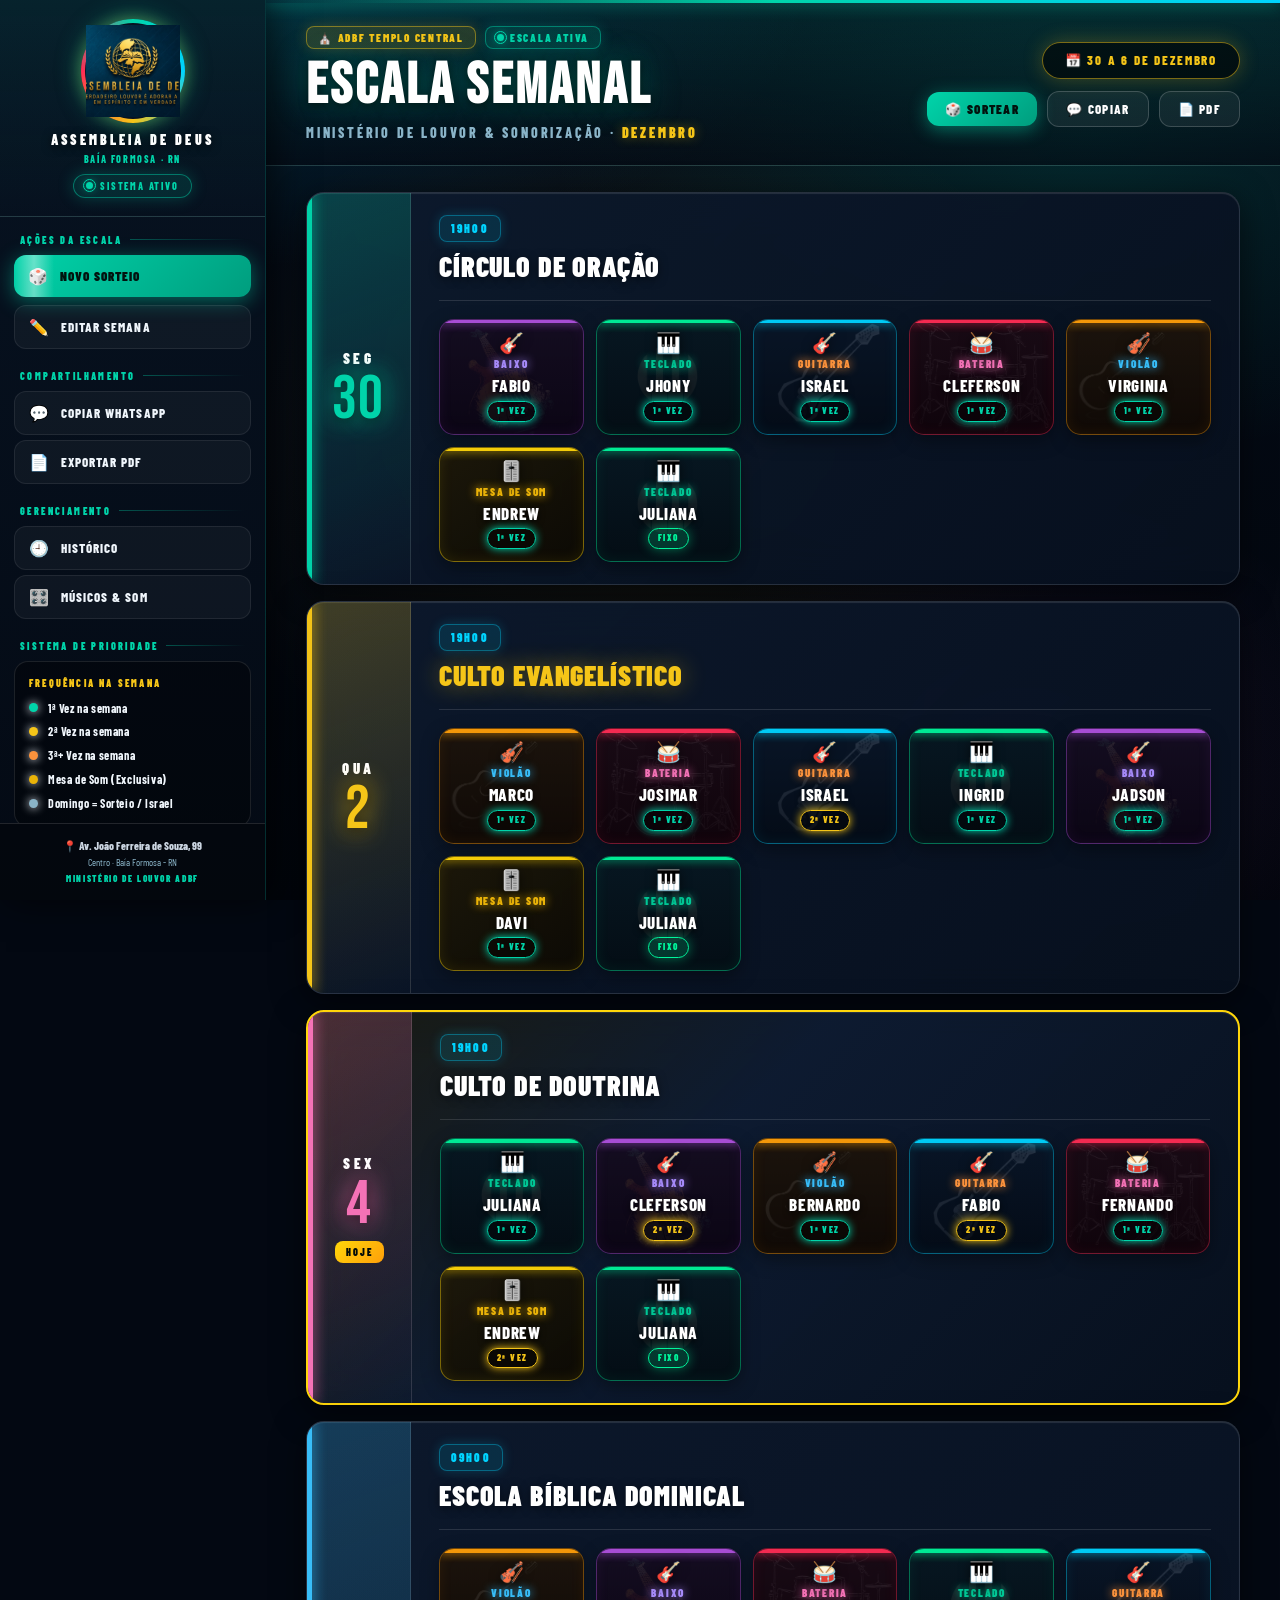
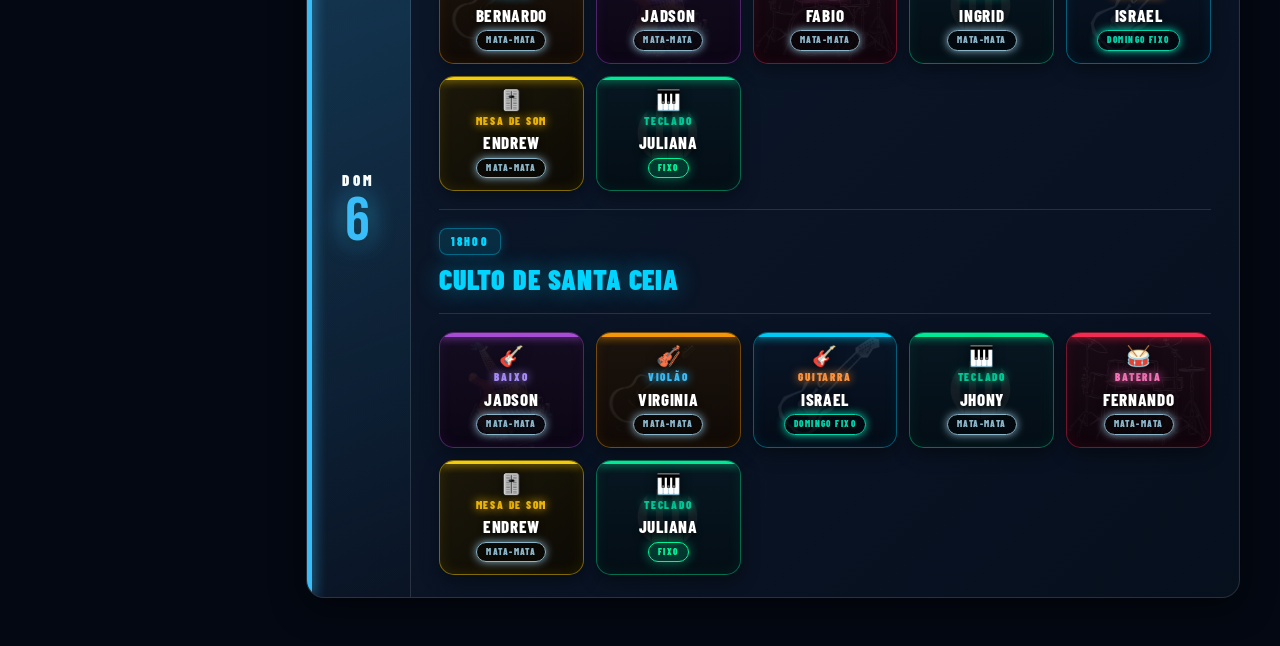
<file: index.html>
<!DOCTYPE html>
<html lang="pt-BR">
<head>
<meta charset="UTF-8">
<meta name="viewport" content="width=device-width, initial-scale=1.0">
<title>Escala Semanal – Assembleia de Deus</title>
<link href="https://fonts.googleapis.com/css2?family=Bebas+Neue&family=Barlow+Condensed:wght@400;600;700;800;900&family=Barlow:ital,wght@0,400;0,600;0,700;1,400&display=swap" rel="stylesheet">
<link rel="stylesheet" href="style.css">

<!-- ══ TEMA ULTRA-PROFISSIONAL ANIMADO ADBF PRO ══ -->
<style id="pro-visual-theme">
/* ============================================================
   ASSEMBLEIA DE DEUS · BAÍA FORMOSA - ESCALA DE MÚSICOS
   ULTRA-PROFESSIONAL NEON GLASS STUDIO v4.0
============================================================ */

/* ── GOOGLE FONTS ── */
@import url('https://fonts.googleapis.com/css2?family=Bebas+Neue&family=Barlow+Condensed:wght@400;600;700;800;900&family=Barlow:ital,wght@0,400;0,600;0,700;0,800;1,400&display=swap');

/* ── DESIGN TOKENS ── */
:root {
  --teal:          #00d4aa;
  --teal-glow:     rgba(0, 212, 170, 0.45);
  --teal-dim:      rgba(0, 212, 170, 0.14);
  --gold:          #f5c518;
  --gold-glow:     rgba(245, 197, 24, 0.45);
  --gold-dim:      rgba(245, 197, 24, 0.14);
  --blue-lt:       #00d4ff;
  --blue-glow:     rgba(0, 212, 255, 0.45);
  --amber:         #ff9f0a;
  --rose:          #ff2d55;
  --purple:        #af52de;
  --orange:        #fb923c;
  --emerald:       #00f59b;
  --text:          #f0f6fc;
  --muted:         #8ab4c8;
  --border:        rgba(255, 255, 255, 0.12);
  --border-bright: rgba(255, 255, 255, 0.25);
  --bg:            #04090f;
  --bg-card:       rgba(11, 24, 42, 0.88);
  --bg-card-hover: rgba(16, 32, 56, 0.96);
  --bg-side:       #060f1c;
  --radius:        18px;
  --radius-sm:     12px;
  --sidebar-w:     266px;
  --nav-h:         66px;
  --transition:    0.22s cubic-bezier(0.16, 1, 0.3, 1);
}

/* ── RESET ── */
*, *::before, *::after {
  box-sizing: border-box;
  margin: 0;
  padding: 0;
}

html { height: 100%; }

body {
  background-color: #030812;
  background-image:
    radial-gradient(ellipse 80% 50% at 15% 0%, rgba(0, 212, 255, 0.16) 0%, transparent 60%),
    radial-gradient(ellipse 70% 60% at 85% 15%, rgba(0, 212, 170, 0.14) 0%, transparent 60%),
    radial-gradient(ellipse 60% 70% at 50% 50%, rgba(245, 197, 24, 0.08) 0%, transparent 60%),
    radial-gradient(ellipse 50% 50% at 80% 85%, rgba(175, 82, 222, 0.10) 0%, transparent 60%),
    linear-gradient(180deg, #050d1a 0%, #02050b 100%);
  background-attachment: fixed;
  font-family: 'Barlow', sans-serif;
  color: var(--text);
  min-height: 100vh;
  overflow-x: hidden;
  line-height: 1.4;
}

/* ── SCROLLBAR ── */
::-webkit-scrollbar { width: 6px; height: 6px; }
::-webkit-scrollbar-track { background: rgba(0,0,0,0.2); }
::-webkit-scrollbar-thumb { background: rgba(0, 212, 170, 0.35); border-radius: 4px; }
::-webkit-scrollbar-thumb:hover { background: rgba(0, 212, 170, 0.65); }

/* ── GLOBAL OVERLAY ── */
.overlay {
  display: none;
  position: fixed;
  inset: 0;
  background: rgba(0, 0, 0, 0.78);
  backdrop-filter: blur(10px);
  z-index: 350;
}
.overlay.open { display: block; }

/* ============================================================
   KEYFRAME ANIMATIONS
============================================================ */

@keyframes rotateRing {
  0%   { transform: rotate(0deg); }
  100% { transform: rotate(360deg); }
}

@keyframes floatLogo {
  0%, 100% { transform: translateY(0); }
  50%       { transform: translateY(-5px); }
}

@keyframes pulseRadar {
  0%   { transform: scale(1); opacity: 0.9; }
  50%  { transform: scale(1.8); opacity: 0; }
  100% { transform: scale(1); opacity: 0; }
}

@keyframes pulseDot {
  0%, 100% { transform: scale(1); opacity: 1; }
  50%       { transform: scale(1.4); opacity: 0.7; }
}

@keyframes pulseHoje {
  0%, 100% {
    box-shadow: 0 0 0 0 rgba(245, 197, 24, 0.6), 0 0 25px rgba(245, 197, 24, 0.4);
    transform: scale(1);
  }
  50% {
    box-shadow: 0 0 0 6px rgba(245, 197, 24, 0), 0 0 38px rgba(245, 197, 24, 0.65);
    transform: scale(1.05);
  }
}

@keyframes hojeCardGlow {
  0%, 100% {
    box-shadow: 0 0 30px rgba(245, 197, 24, 0.25), inset 0 0 15px rgba(245, 197, 24, 0.06);
    border-color: rgba(245, 197, 24, 0.65);
  }
  50% {
    box-shadow: 0 0 50px rgba(245, 197, 24, 0.45), inset 0 0 25px rgba(245, 197, 24, 0.14);
    border-color: rgba(245, 197, 24, 0.95);
  }
}

@keyframes laserBorder {
  0%   { background-position: 0% 50%; }
  100% { background-position: 200% 50%; }
}

@keyframes buttonShimmer {
  0%   { transform: translateX(-120%) rotate(25deg); }
  35%  { transform: translateX(220%) rotate(25deg); }
  100% { transform: translateX(220%) rotate(25deg); }
}

@keyframes bounceToast {
  0%   { opacity: 0; transform: translateX(-50%) translateY(30px) scale(0.9); }
  60%  { opacity: 1; transform: translateX(-50%) translateY(-5px) scale(1.03); }
  100% { opacity: 1; transform: translateX(-50%) translateY(0) scale(1); }
}

@keyframes modalPop {
  from { transform: scale(0.92) translateY(16px); opacity: 0; }
  to   { transform: scale(1) translateY(0); opacity: 1; }
}

@keyframes slideUp {
  from { transform: translateY(100%); opacity: 0; }
  to   { transform: translateY(0); opacity: 1; }
}

/* ============================================================
   APP LAYOUT — SIDEBAR & MAIN
============================================================ */
.app-shell {
  display: flex;
  min-height: 100vh;
}

/* ── SIDEBAR ── */
.sidebar {
  width: var(--sidebar-w);
  flex-shrink: 0;
  background: linear-gradient(180deg, #071322 0%, #040a14 100%);
  border-right: 1.5px solid rgba(0, 212, 170, 0.18);
  display: flex;
  flex-direction: column;
  position: fixed;
  top: 0; left: 0; bottom: 0;
  z-index: 100;
  box-shadow: 6px 0 35px rgba(0, 0, 0, 0.65);
}

/* Sidebar Brand with Spectacular Glowing Rotating Ring */
.sidebar-brand {
  padding: 24px 18px 18px;
  border-bottom: 1px solid var(--border);
  display: flex;
  flex-direction: column;
  align-items: center;
  text-align: center;
  background: linear-gradient(180deg, rgba(0, 212, 170, 0.08) 0%, transparent 100%);
  position: relative;
}

.sidebar-logo-wrap {
  width: 94px;
  height: 94px;
  border-radius: 50%;
  position: relative;
  margin-bottom: 12px;
  display: flex;
  align-items: center;
  justify-content: center;
  animation: floatLogo 4.5s ease-in-out infinite;
}

/* The Animated Vibrant Conic Ring */
.sidebar-logo-wrap::before {
  content: '';
  position: absolute;
  inset: -5px;
  border-radius: 50%;
  background: conic-gradient(
    from 0deg,
    #00d4aa 0deg,
    #00d4ff 90deg,
    #f5c518 180deg,
    #ff2d55 270deg,
    #00d4aa 360deg
  );
  animation: rotateRing 3.5s linear infinite;
  box-shadow: 0 0 25px rgba(0, 212, 170, 0.5), 0 0 15px rgba(245, 197, 24, 0.35);
  z-index: 1;
}

/* Inner protective border */
.sidebar-logo-wrap::after {
  content: '';
  position: absolute;
  inset: -1px;
  border-radius: 50%;
  background: #071322;
  z-index: 2;
}

.sidebar-logo-wrap img {
  position: relative;
  z-index: 3;
  width: 92px;
  height: 92px;
  border-radius: 50%;
  object-fit: cover;
  display: block;
}

.sidebar-church-title {
  font-family: 'Barlow Condensed', sans-serif;
  font-size: 14px;
  font-weight: 900;
  letter-spacing: 0.22em;
  text-transform: uppercase;
  color: #ffffff;
  text-shadow: 0 2px 10px rgba(0,0,0,0.7);
}

.sidebar-church-sub {
  font-family: 'Barlow Condensed', sans-serif;
  font-size: 10px;
  font-weight: 800;
  letter-spacing: 0.16em;
  text-transform: uppercase;
  color: var(--teal);
  margin-top: 2px;
}

.sidebar-status-pill {
  display: inline-flex;
  align-items: center;
  gap: 7px;
  background: rgba(0, 212, 170, 0.12);
  border: 1.5px solid rgba(0, 212, 170, 0.45);
  border-radius: 100px;
  padding: 4px 12px;
  font-family: 'Barlow Condensed', sans-serif;
  font-size: 10px;
  font-weight: 800;
  letter-spacing: 0.18em;
  text-transform: uppercase;
  color: var(--teal);
  margin-top: 8px;
  box-shadow: 0 0 16px rgba(0, 212, 170, 0.25);
}

.pulse-dot {
  width: 7px;
  height: 7px;
  border-radius: 50%;
  background: var(--teal);
  box-shadow: 0 0 10px var(--teal);
  animation: pulseDot 1.6s ease-in-out infinite;
  flex-shrink: 0;
  position: relative;
}
.pulse-dot::after {
  content: '';
  position: absolute;
  inset: -3px;
  border-radius: 50%;
  border: 1.5px solid var(--teal);
  animation: pulseRadar 1.6s ease-out infinite;
}

/* Sidebar Scrollable Body */
.sidebar-scrollable {
  flex: 1;
  overflow-y: auto;
  padding: 16px 14px;
}

.sidebar-section {
  margin-bottom: 20px;
}

.sidebar-label {
  font-family: 'Barlow Condensed', sans-serif;
  font-size: 10px;
  font-weight: 900;
  letter-spacing: 0.24em;
  text-transform: uppercase;
  color: var(--teal);
  margin-bottom: 8px;
  padding: 0 6px;
  display: flex;
  align-items: center;
  gap: 8px;
}
.sidebar-label::after {
  content: '';
  flex: 1;
  height: 1px;
  background: linear-gradient(90deg, rgba(0, 212, 170, 0.35), transparent);
}

/* Sidebar Buttons */
.sidebar-btn {
  display: flex;
  align-items: center;
  gap: 11px;
  width: 100%;
  padding: 11px 14px;
  border-radius: 12px;
  background: rgba(255, 255, 255, 0.04);
  border: 1px solid rgba(255, 255, 255, 0.08);
  font-family: 'Barlow Condensed', sans-serif;
  font-size: 13px;
  font-weight: 800;
  letter-spacing: 0.08em;
  text-transform: uppercase;
  color: var(--text);
  cursor: pointer;
  transition: all var(--transition);
  text-align: left;
  margin-bottom: 5px;
  position: relative;
  overflow: hidden;
}
.sidebar-btn::before {
  content: '';
  position: absolute;
  left: 0; top: 0; bottom: 0;
  width: 4px;
  background: var(--teal);
  border-radius: 0 4px 4px 0;
  transform: scaleY(0);
  transition: transform var(--transition);
}
.sidebar-btn:hover {
  background: rgba(255, 255, 255, 0.10);
  border-color: rgba(0, 212, 170, 0.45);
  color: #ffffff;
  transform: translateX(5px);
  box-shadow: 0 4px 18px rgba(0,0,0,0.3);
}
.sidebar-btn:hover::before {
  transform: scaleY(1);
}

/* Primary "Novo Sorteio" Button with Living Glow & Shimmer */
.sidebar-btn.primary {
  background: linear-gradient(135deg, #00d4aa 0%, #009d7e 100%);
  color: #02120e;
  font-weight: 900;
  border: none;
  box-shadow: 0 4px 20px rgba(0, 212, 170, 0.45);
  margin-bottom: 8px;
  position: relative;
}
.sidebar-btn.primary::after {
  content: '';
  position: absolute;
  top: 0; left: 0; width: 40px; height: 100%;
  background: linear-gradient(90deg, transparent, rgba(255,255,255,0.4), transparent);
  animation: buttonShimmer 4s ease-in-out infinite;
}
.sidebar-btn.primary:hover {
  filter: brightness(1.15);
  transform: translateX(0) translateY(-2px);
  box-shadow: 0 8px 28px rgba(0, 212, 170, 0.65);
}
.sidebar-btn.primary::before { display: none; }

.sidebar-btn.btn-share:hover {
  border-color: rgba(0, 212, 255, 0.5);
  background: rgba(0, 212, 255, 0.10);
}
.sidebar-btn.btn-share:hover::before {
  background: var(--blue-lt);
}

.sidebar-btn .sb-icon {
  font-size: 16px;
  flex-shrink: 0;
  transition: transform var(--transition);
}
.sidebar-btn:hover .sb-icon {
  transform: scale(1.22);
}

/* Legend block */
.sidebar-legend {
  padding: 14px 14px;
  background: rgba(0, 0, 0, 0.35);
  border: 1px solid rgba(255, 255, 255, 0.10);
  border-radius: 14px;
}
.legend-title {
  font-family: 'Barlow Condensed', sans-serif;
  font-size: 10px;
  font-weight: 900;
  letter-spacing: 0.22em;
  text-transform: uppercase;
  color: var(--gold);
  margin-bottom: 10px;
}
.legend-item {
  display: flex;
  align-items: center;
  gap: 10px;
  font-family: 'Barlow Condensed', sans-serif;
  font-size: 12px;
  font-weight: 700;
  letter-spacing: 0.05em;
  color: var(--text);
  margin-bottom: 7px;
}
.legend-item:last-child { margin-bottom: 0; }
.legend-dot {
  width: 9px;
  height: 9px;
  border-radius: 50%;
  flex-shrink: 0;
  box-shadow: 0 0 10px currentColor;
}

/* Sidebar Footer */
.sidebar-footer {
  padding: 14px 16px;
  border-top: 1px solid var(--border);
  font-family: 'Barlow Condensed', sans-serif;
  text-align: center;
  background: rgba(0, 0, 0, 0.35);
}
.footer-pin { font-size: 11px; font-weight: 800; color: #cbd5e1; }
.footer-city { font-size: 10px; color: var(--muted); margin-top: 2px; }
.footer-sub {
  font-size: 9px;
  font-weight: 900;
  letter-spacing: 0.18em;
  text-transform: uppercase;
  color: var(--teal);
  margin-top: 4px;
}

/* ============================================================
   MAIN CONTENT & DESKTOP PAGE HEADER
============================================================ */
.main {
  margin-left: var(--sidebar-w);
  flex: 1;
  display: flex;
  flex-direction: column;
  min-height: 100vh;
}

.page-header {
  padding: 26px 40px 22px;
  border-bottom: 1.5px solid var(--border);
  background: linear-gradient(180deg, rgba(0, 212, 170, 0.08) 0%, rgba(3, 8, 18, 0.6) 100%);
  display: flex;
  align-items: center;
  justify-content: space-between;
  gap: 20px;
  flex-wrap: wrap;
  position: relative;
  overflow: hidden;
}

/* Glowing Top Laser Line */
.page-header::before {
  content: '';
  position: absolute;
  top: 0; left: 0; right: 0;
  height: 3px;
  background: linear-gradient(
    90deg,
    transparent 0%,
    var(--teal) 25%,
    var(--blue-lt) 50%,
    var(--gold) 75%,
    transparent 100%
  );
  background-size: 200% 100%;
  animation: laserBorder 4s linear infinite;
  box-shadow: 0 0 16px var(--teal);
}

.page-header-left {
  display: flex;
  flex-direction: column;
  gap: 3px;
}

.page-header-badges {
  display: flex;
  align-items: center;
  gap: 9px;
  margin-bottom: 5px;
}

.church-tag {
  font-family: 'Barlow Condensed', sans-serif;
  font-size: 11px;
  font-weight: 900;
  letter-spacing: 0.16em;
  text-transform: uppercase;
  color: var(--gold);
  background: rgba(245, 197, 24, 0.14);
  border: 1.5px solid rgba(245, 197, 24, 0.45);
  padding: 3px 11px;
  border-radius: 8px;
  box-shadow: 0 0 14px rgba(245, 197, 24, 0.2);
}

.live-tag {
  font-family: 'Barlow Condensed', sans-serif;
  font-size: 11px;
  font-weight: 900;
  letter-spacing: 0.16em;
  text-transform: uppercase;
  color: var(--teal);
  background: rgba(0, 212, 170, 0.14);
  border: 1.5px solid rgba(0, 212, 170, 0.45);
  padding: 3px 11px;
  border-radius: 8px;
  display: inline-flex;
  align-items: center;
  gap: 6px;
  box-shadow: 0 0 14px rgba(0, 212, 170, 0.2);
}

.main-title {
  font-family: 'Bebas Neue', sans-serif;
  font-size: 58px;
  letter-spacing: 0.05em;
  color: #ffffff;
  line-height: 1;
  text-shadow:
    0 0 35px rgba(0, 212, 170, 0.35),
    0 2px 8px rgba(0, 0, 0, 0.8);
}

.main-subtitle {
  font-family: 'Barlow Condensed', sans-serif;
  font-size: 14px;
  font-weight: 800;
  letter-spacing: 0.20em;
  text-transform: uppercase;
  color: var(--muted);
  margin-top: 5px;
}
.main-subtitle .hl {
  color: var(--gold);
  font-weight: 900;
  text-shadow: 0 0 12px rgba(245, 197, 24, 0.4);
}

.page-header-right {
  display: flex;
  flex-direction: column;
  align-items: flex-end;
  gap: 12px;
}

.main-badge {
  display: inline-flex;
  align-items: center;
  gap: 8px;
  background: rgba(0, 0, 0, 0.55);
  border: 1.5px solid rgba(245, 197, 24, 0.5);
  border-radius: 100px;
  padding: 8px 22px;
  font-family: 'Barlow Condensed', sans-serif;
  font-size: 13px;
  font-weight: 800;
  letter-spacing: 0.14em;
  text-transform: uppercase;
  color: var(--gold);
  box-shadow: 0 0 20px rgba(245, 197, 24, 0.25);
}

.header-quick-actions {
  display: flex;
  align-items: center;
  gap: 10px;
}

.quick-btn {
  display: inline-flex;
  align-items: center;
  gap: 7px;
  padding: 9px 18px;
  border-radius: 12px;
  border: 1.5px solid rgba(255, 255, 255, 0.18);
  background: rgba(255, 255, 255, 0.06);
  font-family: 'Barlow Condensed', sans-serif;
  font-size: 13px;
  font-weight: 800;
  letter-spacing: 0.10em;
  text-transform: uppercase;
  color: #ffffff;
  cursor: pointer;
  transition: all var(--transition);
}
.quick-btn:hover {
  background: rgba(255, 255, 255, 0.15);
  border-color: var(--teal);
  color: #ffffff;
  transform: translateY(-2px);
  box-shadow: 0 6px 20px rgba(0, 212, 170, 0.35);
}
.quick-btn.primary {
  background: linear-gradient(135deg, #00d4aa 0%, #009d7e 100%);
  color: #02120e;
  border: none;
  font-weight: 900;
  box-shadow: 0 4px 18px rgba(0, 212, 170, 0.45);
}
.quick-btn.primary:hover {
  filter: brightness(1.15);
  transform: translateY(-2px);
  box-shadow: 0 8px 26px rgba(0, 212, 170, 0.65);
}

/* ============================================================
   DAY CARDS CONTAINER & DAY CARDS (HIGH-CONTRAST LUXURY)
============================================================ */
.content-area {
  padding: 26px 40px 48px;
  display: grid;
  grid-template-columns: 1fr;
  gap: 16px;
  flex: 1;
}

.day-card {
  background: linear-gradient(135deg, rgba(13, 26, 46, 0.92) 0%, rgba(7, 16, 30, 0.96) 100%);
  backdrop-filter: blur(24px) saturate(130%);
  -webkit-backdrop-filter: blur(24px) saturate(130%);
  border: 1.5px solid rgba(255, 255, 255, 0.12);
  border-radius: var(--radius);
  overflow: hidden;
  box-shadow:
    0 8px 32px rgba(0, 0, 0, 0.55),
    inset 0 1px 1px rgba(255, 255, 255, 0.12);
  transition:
    transform var(--transition),
    border-color var(--transition),
    box-shadow var(--transition);
  position: relative;
}

/* Glowing Dynamic Left Accent Bar */
.day-card::before {
  content: '';
  position: absolute;
  top: 0; left: 0; bottom: 0;
  width: 5px;
  background: var(--card-accent, var(--teal));
  box-shadow: 0 0 14px var(--card-accent, var(--teal));
  transition: width var(--transition);
  z-index: 5;
}

.day-card:hover {
  border-color: rgba(255, 255, 255, 0.30);
  box-shadow:
    0 16px 44px rgba(0, 0, 0, 0.65),
    0 0 25px rgba(0, 212, 255, 0.18),
    inset 0 1px 1px rgba(255, 255, 255, 0.20);
  transform: translateY(-4px);
}
.day-card:hover::before {
  width: 7px;
}

/* UNMISTAKABLE "HOJE" (TODAY) CARD WITH LIVING BEACON */
.day-card.hoje {
  border: 2px solid #ffd60a !important;
  background: linear-gradient(135deg,
    rgba(255, 214, 10, 0.10) 0%,
    rgba(14, 28, 50, 0.94) 40%,
    rgba(7, 16, 30, 0.98) 100%
  ) !important;
  animation: hojeCardGlow 2.8s ease-in-out infinite !important;
}

.day-card.vazio {
  opacity: 0.35;
}

.card-inner {
  display: flex;
  align-items: stretch;
}

/* Day Column (Date & Number) */
.card-day {
  width: 104px;
  flex-shrink: 0;
  display: flex;
  flex-direction: column;
  align-items: center;
  justify-content: center;
  padding: 22px 10px;
  border-right: 1.5px solid var(--border);
  position: relative;
  background: linear-gradient(180deg, rgba(255,255,255,0.04) 0%, transparent 100%);
}

.day-abbr {
  font-family: 'Barlow Condensed', sans-serif;
  font-size: 15px;
  font-weight: 900;
  letter-spacing: 0.24em;
  text-transform: uppercase;
  color: #ffffff;
  margin-bottom: 2px;
}

.day-num {
  font-family: 'Bebas Neue', sans-serif;
  font-size: 62px;
  line-height: 0.92;
  letter-spacing: 0.02em;
  text-shadow:
    0 2px 14px rgba(0, 0, 0, 0.7),
    0 0 25px currentColor;
}

.hoje-badge {
  font-family: 'Barlow Condensed', sans-serif;
  font-size: 10px;
  font-weight: 900;
  letter-spacing: 0.18em;
  background: linear-gradient(135deg, #ffd60a 0%, #ff9f0a 100%);
  color: #020b08;
  padding: 4px 11px;
  border-radius: 8px;
  margin-top: 8px;
  text-transform: uppercase;
  animation: pulseHoje 1.8s infinite;
}

/* Card Body */
.card-body {
  flex: 1;
  padding: 22px 28px;
  display: flex;
  flex-direction: column;
  justify-content: center;
}

.event-time {
  display: inline-flex;
  align-items: center;
  gap: 6px;
  font-family: 'Barlow Condensed', sans-serif;
  font-size: 12px;
  font-weight: 900;
  letter-spacing: 0.18em;
  color: var(--blue-lt);
  text-transform: uppercase;
  background: rgba(0, 212, 255, 0.12);
  border: 1.5px solid rgba(0, 212, 255, 0.35);
  padding: 4px 11px;
  border-radius: 8px;
  width: fit-content;
  margin-bottom: 8px;
  box-shadow: 0 0 12px rgba(0, 212, 255, 0.2);
}

.event-name {
  font-family: 'Barlow Condensed', sans-serif;
  font-size: 28px;
  font-weight: 900;
  letter-spacing: 0.03em;
  text-transform: uppercase;
  line-height: 1.15;
  color: #ffffff;
  text-shadow: 0 2px 10px rgba(0,0,0,0.5);
}
.event-name.hl-gold { color: var(--gold); text-shadow: 0 0 24px rgba(245,197,24,0.45); }
.event-name.hl-blue { color: var(--blue-lt); text-shadow: 0 0 24px rgba(0,212,255,0.45); }
.event-name.hl-teal { color: var(--teal); text-shadow: 0 0 24px rgba(0,212,170,0.45); }

.pregacao.obs-block {
  display: inline-flex;
  align-items: flex-start;
  gap: 9px;
  background: rgba(245, 197, 24, 0.10);
  border: 1.5px solid rgba(245, 197, 24, 0.35);
  border-left: 4px solid var(--gold);
  border-radius: 0 10px 10px 0;
  padding: 8px 15px;
  font-family: 'Barlow Condensed', sans-serif;
  font-size: 14px;
  font-weight: 700;
  letter-spacing: 0.04em;
  color: #fffbeb;
  margin-top: 10px;
  width: fit-content;
  max-width: 100%;
}
.pregacao strong {
  color: #ffd60a;
  font-weight: 900;
}

.second-event {
  margin-top: 18px;
  padding-top: 18px;
  border-top: 1px solid var(--border);
}

.sem-eventos {
  font-family: 'Barlow Condensed', sans-serif;
  font-size: 15px;
  font-style: italic;
  color: rgba(255, 255, 255, 0.35);
  letter-spacing: 0.12em;
  text-transform: uppercase;
}

/* ============================================================
   MUSICIAN CHIPS / BADGES (THE STAR OF THE SHOW!)
============================================================ */
.musicos-section {
  display: grid;
  grid-template-columns: repeat(auto-fill, minmax(136px, 1fr));
  gap: 12px;
  margin-top: 18px;
  padding-top: 18px;
  border-top: 1.5px solid var(--border);
}

.musico-badge {
  display: flex;
  flex-direction: column;
  align-items: center;
  justify-content: center;
  gap: 4px;
  padding: 12px 10px;
  background: linear-gradient(160deg, rgba(16, 32, 54, 0.92) 0%, rgba(8, 18, 32, 0.98) 100%);
  backdrop-filter: blur(14px);
  border: 1.5px solid var(--inst-border, rgba(255, 255, 255, 0.18));
  border-radius: 15px;
  min-height: 92px;
  cursor: pointer;
  transition: all var(--transition);
  position: relative;
  overflow: hidden;
  box-shadow:
    0 6px 18px rgba(0, 0, 0, 0.35),
    inset 0 0 14px var(--inst-glow-dim, rgba(255,255,255,0.02));
  user-select: none;
}

/* Colored Top Accent Bar with Luminous Glow */
.musico-badge::before {
  content: '';
  position: absolute;
  top: 0; left: 0; right: 0;
  height: 3.5px;
  background: var(--inst-color, var(--teal));
  box-shadow: 0 0 10px var(--inst-color, var(--teal));
  opacity: 0.95;
  transition: height var(--transition);
}

/* Glowing Hover Light Reflection */
.musico-badge::after {
  content: '';
  position: absolute;
  top: 0; left: -120%; bottom: 0;
  width: 60%;
  background: linear-gradient(90deg, transparent, rgba(255, 255, 255, 0.18), transparent);
  transition: left 0.5s ease;
  pointer-events: none;
}

/* SPECTACULAR HOVER EFFECT */
.musico-badge:hover {
  transform: translateY(-7px) scale(1.04);
  border-color: var(--inst-color, var(--teal));
  box-shadow:
    0 14px 34px rgba(0, 0, 0, 0.65),
    0 0 25px var(--inst-glow, rgba(0, 212, 170, 0.45));
  background: linear-gradient(160deg, rgba(22, 44, 74, 0.98) 0%, rgba(12, 24, 44, 1) 100%);
  z-index: 5;
}
.musico-badge:hover::before {
  height: 5px;
}
.musico-badge:hover::after {
  left: 150%;
}

.musico-icon {
  font-size: 20px;
  line-height: 1;
  transition: transform var(--transition);
  filter: drop-shadow(0 2px 6px rgba(0,0,0,0.6));
}
.musico-badge:hover .musico-icon {
  transform: scale(1.25) rotate(-6deg);
}

.musico-inst {
  font-family: 'Barlow Condensed', sans-serif;
  font-size: 11px;
  font-weight: 900;
  letter-spacing: 0.16em;
  text-transform: uppercase;
  text-shadow: 0 0 10px currentColor;
}

.musico-name {
  font-family: 'Barlow Condensed', sans-serif;
  font-size: 17px;
  font-weight: 800;
  letter-spacing: 0.04em;
  color: #ffffff;
  text-transform: uppercase;
  text-align: center;
  line-height: 1.15;
  margin: 1px 0;
  text-shadow: 0 2px 6px rgba(0, 0, 0, 0.8);
}

.musico-vez {
  font-family: 'Barlow Condensed', sans-serif;
  font-size: 9px;
  font-weight: 900;
  letter-spacing: 0.16em;
  text-transform: uppercase;
  padding: 3px 9px;
  border-radius: 100px;
  background: rgba(0, 0, 0, 0.4);
  border: 1.5px solid currentColor;
  box-shadow: 0 0 8px currentColor;
}
.musico-vez.fixo {
  background: rgba(0, 245, 155, 0.18);
  border-color: #00f59b !important;
  color: #00f59b !important;
  box-shadow: 0 0 12px rgba(0, 245, 155, 0.45);
}

/* INDIVIDUAL INSTRUMENT STYLES (NEON LUXURY SIGNATURES) */
.musico-badge.inst-guitarra,
.musico-badge.inst-guitarra-2 {
  --inst-color: #00d4ff;
  --inst-border: rgba(0, 212, 255, 0.40);
  --inst-glow: rgba(0, 212, 255, 0.45);
  --inst-glow-dim: rgba(0, 212, 255, 0.08);
  background-image:
    linear-gradient(180deg, rgba(10, 24, 44, 0.88) 0%, rgba(4, 12, 24, 0.94) 100%),
    url('guitarra_bg.jpg');
  background-size: cover;
  background-position: center;
}

.musico-badge.inst-teclado {
  --inst-color: #00f59b;
  --inst-border: rgba(0, 245, 155, 0.40);
  --inst-glow: rgba(0, 245, 155, 0.45);
  --inst-glow-dim: rgba(0, 245, 155, 0.08);
  background-image:
    linear-gradient(180deg, rgba(8, 26, 38, 0.88) 0%, rgba(4, 14, 22, 0.94) 100%),
    url('teclado_bg.jpg');
  background-size: cover;
  background-position: center;
}

.musico-badge.inst-bateria {
  --inst-color: #ff2d55;
  --inst-border: rgba(255, 45, 85, 0.40);
  --inst-glow: rgba(255, 45, 85, 0.45);
  --inst-glow-dim: rgba(255, 45, 85, 0.08);
  background-image:
    linear-gradient(180deg, rgba(28, 12, 24, 0.88) 0%, rgba(16, 4, 12, 0.94) 100%),
    url('bateria_bg.jpg');
  background-size: cover;
  background-position: center;
}

.musico-badge.inst-violao {
  --inst-color: #ff9f0a;
  --inst-border: rgba(255, 159, 10, 0.40);
  --inst-glow: rgba(255, 159, 10, 0.45);
  --inst-glow-dim: rgba(255, 159, 10, 0.08);
  background-image:
    linear-gradient(180deg, rgba(26, 18, 10, 0.88) 0%, rgba(14, 8, 4, 0.94) 100%),
    url('violao_bg.jpg');
  background-size: cover;
  background-position: center;
}

.musico-badge.inst-baixo {
  --inst-color: #af52de;
  --inst-border: rgba(175, 82, 222, 0.40);
  --inst-glow: rgba(175, 82, 222, 0.45);
  --inst-glow-dim: rgba(175, 82, 222, 0.08);
  background-image:
    linear-gradient(180deg, rgba(20, 12, 34, 0.88) 0%, rgba(10, 4, 20, 0.94) 100%),
    url('baixo_bg.jpg');
  background-size: cover;
  background-position: center;
}

.musico-badge.inst-mesa-de-som {
  --inst-color: #ffd60a;
  --inst-border: rgba(255, 214, 10, 0.45);
  --inst-glow: rgba(255, 214, 10, 0.45);
  --inst-glow-dim: rgba(255, 214, 10, 0.10);
  background: linear-gradient(145deg, rgba(30, 24, 8, 0.92) 0%, rgba(12, 10, 4, 0.98) 100%);
  border-color: rgba(255, 214, 10, 0.45);
}
.musico-badge.inst-mesa-de-som:hover {
  border-color: #ffd60a;
  box-shadow:
    0 14px 34px rgba(0, 0, 0, 0.65),
    0 0 28px rgba(255, 214, 10, 0.5);
}

/* Festividade Section */
.festividade-section { margin-top: 18px; }
.festividade-section .musicos-section {
  margin-top: 8px;
  padding-top: 0;
  border-top: 0;
}
.festividade-label {
  display: inline-flex;
  align-items: center;
  width: fit-content;
  font-family: 'Barlow Condensed', sans-serif;
  font-size: 13px;
  font-weight: 900;
  letter-spacing: 0.18em;
  text-transform: uppercase;
  color: var(--gold);
  background: rgba(245, 197, 24, 0.14);
  border: 1.5px solid rgba(245, 197, 24, 0.40);
  border-radius: 8px;
  padding: 5px 13px;
  box-shadow: 0 0 16px rgba(245, 197, 24, 0.22);
}
.festividade-section .musico-badge {
  border-color: rgba(245, 197, 24, 0.35);
  background: rgba(245, 197, 24, 0.06);
  cursor: default;
}

/* Sunday Hymns */
.hinos-block {
  margin-top: 16px;
  background: rgba(245, 197, 24, 0.05);
  border: 1.5px solid rgba(245, 197, 24, 0.30);
  border-radius: 14px;
  padding: 15px 20px;
}
.hinos-label {
  font-family: 'Barlow Condensed', sans-serif;
  font-size: 12px;
  font-weight: 900;
  letter-spacing: 0.20em;
  text-transform: uppercase;
  color: var(--gold);
  margin-bottom: 8px;
}
.hino-item {
  font-family: 'Barlow', sans-serif;
  font-size: 14px;
  font-weight: 700;
  color: #f1f5f9;
  display: flex;
  align-items: center;
  gap: 10px;
  margin-bottom: 6px;
}
.hino-num {
  width: 22px;
  height: 22px;
  border-radius: 50%;
  background: var(--gold);
  color: #020b08;
  font-family: 'Bebas Neue', sans-serif;
  font-size: 14px;
  display: inline-flex;
  align-items: center;
  justify-content: center;
  flex-shrink: 0;
  font-weight: bold;
}

/* ============================================================
   BUTTONS & DRAWER
============================================================ */
.btn {
  display: inline-flex;
  align-items: center;
  justify-content: center;
  gap: 8px;
  padding: 11px 20px;
  border-radius: 12px;
  font-family: 'Barlow Condensed', sans-serif;
  font-size: 13px;
  font-weight: 800;
  letter-spacing: 0.08em;
  text-transform: uppercase;
  cursor: pointer;
  transition: all var(--transition);
  border: 1.5px solid rgba(255, 255, 255, 0.15);
  background: rgba(255, 255, 255, 0.06);
  color: #e2e8f0;
  outline: none;
}
.btn:hover {
  background: rgba(255, 255, 255, 0.15);
  border-color: rgba(255, 255, 255, 0.30);
  color: #ffffff;
  transform: translateY(-2px);
}
.btn.primary {
  background: linear-gradient(135deg, #00d4aa 0%, #009d7e 100%);
  color: #02120e;
  border: none;
  font-weight: 900;
  box-shadow: 0 4px 18px rgba(0, 212, 170, 0.45);
}
.btn.primary:hover {
  filter: brightness(1.15);
  transform: translateY(-2px);
  box-shadow: 0 8px 26px rgba(0, 212, 170, 0.65);
}
.btn.danger {
  background: rgba(255, 45, 85, 0.15);
  border-color: rgba(255, 45, 85, 0.45);
  color: #fca5a5;
}
.btn.danger:hover {
  background: rgba(255, 45, 85, 0.30);
  color: #ffffff;
}

/* ============================================================
   DRAWER (EDITAR SEMANA)
============================================================ */
.drawer-overlay {
  display: none;
  position: fixed;
  inset: 0;
  background: rgba(2, 6, 14, 0.85);
  backdrop-filter: blur(12px);
  z-index: 400;
  align-items: flex-end;
  justify-content: center;
}
.drawer-overlay.open { display: flex; }

.drawer {
  background: linear-gradient(180deg, #102640 0%, #081628 100%);
  border: 1.5px solid rgba(255, 255, 255, 0.16);
  border-radius: 26px 26px 0 0;
  width: 100%;
  max-width: 680px;
  max-height: 92vh;
  overflow: hidden;
  display: flex;
  flex-direction: column;
  animation: slideUp 0.35s cubic-bezier(0.16, 1, 0.3, 1) both;
  box-shadow: 0 -12px 60px rgba(0, 0, 0, 0.75);
}

.drawer-header {
  padding: 20px 26px 16px;
  display: flex;
  align-items: center;
  justify-content: space-between;
  border-bottom: 1px solid var(--border);
  flex-shrink: 0;
}
.drawer-title {
  font-family: 'Bebas Neue', sans-serif;
  font-size: 32px;
  letter-spacing: 0.06em;
  color: #ffffff;
}
.drawer-close {
  background: rgba(255, 255, 255, 0.08);
  border: 1px solid rgba(255, 255, 255, 0.15);
  color: var(--muted);
  width: 36px;
  height: 36px;
  border-radius: 50%;
  font-size: 18px;
  cursor: pointer;
  display: flex;
  align-items: center;
  justify-content: center;
  transition: all var(--transition);
}
.drawer-close:hover {
  background: rgba(255, 255, 255, 0.22);
  color: #fff;
  transform: rotate(90deg);
}

.day-tabs {
  display: flex;
  overflow-x: auto;
  flex-shrink: 0;
  border-bottom: 1.5px solid var(--border);
  scrollbar-width: none;
}
.day-tabs::-webkit-scrollbar { display: none; }

.day-tab {
  flex-shrink: 0;
  padding: 13px 18px;
  cursor: pointer;
  font-family: 'Barlow Condensed', sans-serif;
  font-size: 13px;
  font-weight: 800;
  letter-spacing: 0.14em;
  text-transform: uppercase;
  color: var(--muted);
  border-bottom: 3.5px solid transparent;
  transition: all var(--transition);
  display: flex;
  flex-direction: column;
  align-items: center;
  gap: 3px;
  background: none;
  border-top: none;
  border-left: none;
  border-right: none;
}
.day-tab:hover { color: #fff; }
.day-tab.active {
  color: #ffffff;
  border-bottom-color: var(--teal);
}
.day-tab .tab-abbr { font-size: 14px; font-weight: 900; }
.day-tab .tab-badge {
  font-size: 10px;
  padding: 2px 8px;
  border-radius: 100px;
  background: rgba(255, 255, 255, 0.08);
  color: var(--muted);
  font-weight: 700;
}
.day-tab.has-events .tab-badge {
  background: rgba(0, 212, 170, 0.22);
  color: var(--teal);
}

.drawer-body {
  flex: 1;
  overflow-y: auto;
  padding: 24px 26px 36px;
}

/* Drawer Events & Fields */
.dday-header { display: flex; align-items: center; gap: 12px; margin-bottom: 18px; }
.dday-dot { width: 13px; height: 13px; border-radius: 50%; flex-shrink: 0; box-shadow: 0 0 10px currentColor; }
.dday-name { font-family: 'Bebas Neue', sans-serif; font-size: 28px; letter-spacing: 0.06em; color: #fff; }
.dday-vis-badge {
  font-family: 'Barlow Condensed', sans-serif; font-size: 11px; font-weight: 800;
  letter-spacing: 0.14em; text-transform: uppercase; padding: 4px 10px;
  border-radius: 100px; border: 1.5px solid;
}
.dday-vis-badge.shown { border-color: var(--teal); color: var(--teal); background: var(--teal-dim); }
.dday-vis-badge.hidden { border-color: var(--muted); color: var(--muted); background: rgba(255, 255, 255, 0.05); }

.dday-cfg { display: flex; gap: 12px; margin-bottom: 18px; flex-wrap: wrap; }
.dday-field { display: flex; flex-direction: column; gap: 5px; }
.dday-field label {
  font-family: 'Barlow Condensed', sans-serif; font-size: 11px; font-weight: 800;
  letter-spacing: 0.16em; text-transform: uppercase; color: var(--muted);
}
.dday-field input, .dday-field select {
  padding: 10px 14px; border-radius: 10px;
  background: rgba(255, 255, 255, 0.08); border: 1.5px solid rgba(255, 255, 255, 0.16);
  color: var(--text); font-family: 'Barlow', sans-serif; font-size: 14px;
  outline: none; transition: border var(--transition);
}
.dday-field input:focus, .dday-field select:focus {
  border-color: var(--teal);
  box-shadow: 0 0 0 3px rgba(0, 212, 170, 0.15);
}
.dday-field select option { background: #162c44; }
.dday-field.num { width: 85px; }
.dday-field.accent { flex: 1; min-width: 130px; }

.toggle-row {
  display: flex; align-items: center; justify-content: space-between;
  background: rgba(255, 255, 255, 0.05); border: 1.5px solid rgba(255, 255, 255, 0.08);
  border-radius: 12px; padding: 12px 16px; margin-bottom: 16px; cursor: pointer; user-select: none;
}
.toggle-row span {
  font-family: 'Barlow Condensed', sans-serif; font-size: 14px;
  font-weight: 800; letter-spacing: 0.10em; text-transform: uppercase; color: var(--text);
}
.toggle-sw {
  width: 42px; height: 24px; border-radius: 100px;
  background: rgba(255, 255, 255, 0.16); position: relative; transition: background var(--transition); flex-shrink: 0;
}
.toggle-sw.on { background: var(--teal); }
.toggle-sw::after {
  content: ''; position: absolute; top: 3px; left: 3px;
  width: 18px; height: 18px; border-radius: 50%; background: #fff; transition: left var(--transition);
}
.toggle-sw.on::after { left: 21px; }

.dday-ev-sec-label {
  font-family: 'Barlow Condensed', sans-serif; font-size: 12px; font-weight: 900;
  letter-spacing: 0.18em; text-transform: uppercase; color: var(--teal); margin-bottom: 10px;
}
.dday-ev-list { display: flex; flex-direction: column; gap: 12px; margin-bottom: 14px; }

.dday-ev-card {
  background: rgba(0, 0, 0, 0.35);
  border: 1.5px solid rgba(255, 255, 255, 0.12);
  border-radius: 16px; padding: 18px;
  transition: border-color var(--transition);
}
.dday-ev-card:hover { border-color: rgba(255, 255, 255, 0.22); }
.dday-ev-card-hdr {
  display: flex; align-items: center; justify-content: space-between;
  margin-bottom: 12px; padding-bottom: 8px; border-bottom: 1px solid rgba(255, 255, 255, 0.08);
}
.dday-ev-card-num {
  font-family: 'Barlow Condensed', sans-serif; font-size: 14px;
  font-weight: 900; letter-spacing: 0.12em; text-transform: uppercase; color: var(--gold);
}
.dday-ev-rm {
  background: none; border: none; color: #fca5a5;
  font-family: 'Barlow Condensed', sans-serif; font-size: 13px;
  font-weight: 800; text-transform: uppercase; cursor: pointer;
}
.dday-ev-rm:hover { color: var(--rose); text-decoration: underline; }

.dday-ev-row { display: grid; grid-template-columns: 120px 1fr; gap: 12px; margin-bottom: 12px; }
@media (max-width: 480px) { .dday-ev-row { grid-template-columns: 1fr; } }
.dday-ev-row-full { width: 100%; margin-bottom: 12px; }
.dday-ev-actions { display: flex; align-items: center; gap: 10px; flex-wrap: wrap; margin-top: 14px; }

.event-toggle {
  padding: 8px 14px; font-size: 12px; font-family: 'Barlow Condensed', sans-serif;
  font-weight: 800; letter-spacing: 0.08em; text-transform: uppercase;
  border-radius: 10px; background: rgba(255, 255, 255, 0.06);
  border: 1.5px solid rgba(255, 255, 255, 0.12); color: var(--muted);
  cursor: pointer; transition: all var(--transition);
}
.event-toggle.on {
  background: rgba(0, 212, 170, 0.18); border-color: var(--teal);
  color: var(--teal); box-shadow: 0 0 14px rgba(0, 212, 170, 0.25);
}
.event-toggle.fest.on {
  background: rgba(245, 197, 24, 0.18); border-color: var(--gold);
  color: var(--gold); box-shadow: 0 0 14px rgba(245, 197, 24, 0.25);
}

.drawer-actions {
  display: flex; align-items: center; justify-content: space-between;
  gap: 14px; margin-top: 24px; padding-top: 20px; border-top: 1.5px solid var(--border);
}
.drawer-actions .btn { flex: 1; padding: 14px; font-size: 15px; }

/* ============================================================
   MODALS (SUBSTITUIÇÃO, HISTÓRICO, BANCO DE MÚSICOS)
============================================================ */
.modal-subst-overlay {
  position: fixed; inset: 0; background: rgba(2, 6, 14, 0.88);
  backdrop-filter: blur(14px); z-index: 500;
  display: flex; align-items: center; justify-content: center; padding: 18px;
}
.modal-subst-box {
  background: linear-gradient(180deg, #102640 0%, #081628 100%);
  border: 1.5px solid rgba(255, 255, 255, 0.16); border-radius: 22px;
  width: 100%; max-width: 450px;
  box-shadow: 0 25px 60px rgba(0, 0, 0, 0.75), 0 0 35px rgba(0, 212, 170, 0.15);
  overflow: hidden; animation: modalPop 0.25s cubic-bezier(0.16, 1, 0.3, 1) both;
}
.modal-subst-header {
  padding: 22px 26px 18px; border-bottom: 2px solid var(--teal);
  position: relative; background: rgba(255, 255, 255, 0.03);
}
.modal-subst-inst-badge {
  display: inline-flex; align-items: center; gap: 7px;
  font-family: 'Barlow Condensed', sans-serif; font-size: 12px; font-weight: 900;
  letter-spacing: 0.16em; text-transform: uppercase; padding: 4px 12px;
  border-radius: 100px; margin-bottom: 8px; border: 1.5px solid currentColor;
}
.modal-subst-title { font-family: 'Bebas Neue', sans-serif; font-size: 28px; color: #fff; }
.modal-subst-atual { font-family: 'Barlow Condensed', sans-serif; font-size: 14px; color: var(--muted); margin-top: 4px; }
.modal-subst-atual strong { color: #fff; font-weight: 800; }
.modal-subst-close {
  position: absolute; top: 18px; right: 18px; width: 34px; height: 34px;
  border-radius: 50%; background: rgba(255, 255, 255, 0.08); border: 1px solid rgba(255, 255, 255, 0.15);
  color: var(--muted); font-size: 16px; cursor: pointer; display: flex; align-items: center; justify-content: center;
}
.modal-subst-close:hover { background: rgba(255, 255, 255, 0.2); color: #fff; }
.modal-subst-lista { padding: 18px 24px 24px; display: flex; flex-direction: column; gap: 9px; max-height: 380px; overflow-y: auto; }
.modal-subst-item {
  display: flex; align-items: center; gap: 14px; padding: 14px 18px; border-radius: 14px;
  background: rgba(255, 255, 255, 0.05); border: 1.5px solid rgba(255, 255, 255, 0.10);
  color: #ffffff; font-family: 'Barlow Condensed', sans-serif; font-size: 16px; font-weight: 800;
  cursor: pointer; transition: all var(--transition); text-align: left; width: 100%;
}
.modal-subst-item:hover {
  background: rgba(0, 212, 170, 0.15); border-color: var(--teal);
  transform: translateX(6px); box-shadow: 0 4px 18px rgba(0, 212, 170, 0.18);
}
.modal-subst-icon { font-size: 22px; }
.modal-subst-nome { flex: 1; font-size: 18px; font-weight: 800; text-transform: uppercase; }

/* Histórico Modal */
.historico-modal {
  display: none; position: fixed; inset: 0; background: rgba(2, 6, 14, 0.88);
  backdrop-filter: blur(14px); z-index: 450; padding: 20px; overflow-y: auto;
}
.historico-card {
  max-width: 720px; margin: 40px auto; background: linear-gradient(180deg, #102640 0%, #081628 100%);
  border: 1.5px solid rgba(255, 255, 255, 0.14); border-radius: 24px; padding: 32px 36px;
  box-shadow: 0 28px 70px rgba(0, 0, 0, 0.75); animation: modalPop 0.25s cubic-bezier(0.16, 1, 0.3, 1) both;
}
.modal-top {
  display: flex; align-items: center; justify-content: space-between; gap: 16px;
  padding-bottom: 22px; border-bottom: 1.5px solid var(--border); margin-bottom: 22px; flex-wrap: wrap;
}
.modal-kicker { font-family: 'Barlow Condensed', sans-serif; font-size: 12px; font-weight: 900; letter-spacing: 0.18em; text-transform: uppercase; color: var(--teal); }
.historico-card h2 { font-family: 'Bebas Neue', sans-serif; font-size: 38px; color: #fff; }
.modal-actions { display: flex; align-items: center; gap: 10px; }
.primary-action-btn {
  padding: 10px 20px; border-radius: 12px; font-family: 'Barlow Condensed', sans-serif;
  font-size: 13px; font-weight: 800; letter-spacing: 0.08em; text-transform: uppercase; cursor: pointer;
}
.primary-action-btn.ghost-btn { background: rgba(255, 255, 255, 0.08); border: 1.5px solid rgba(255, 255, 255, 0.15); color: #fff; }
.primary-action-btn.danger-btn { background: rgba(255, 45, 85, 0.18); border: 1.5px solid rgba(255, 45, 85, 0.45); color: #fca5a5; }

#historicoConteudo { display: flex; flex-direction: column; gap: 9px; max-height: 420px; overflow-y: auto; }
.historico-item {
  display: flex; align-items: center; justify-content: space-between; width: 100%;
  padding: 16px 22px; border-radius: 14px; background: rgba(255, 255, 255, 0.05);
  border: 1.5px solid rgba(255, 255, 255, 0.09); cursor: pointer; transition: all var(--transition); text-align: left;
}
.historico-item:hover {
  background: rgba(0, 212, 170, 0.12); border-color: var(--teal); transform: translateX(6px);
}
.historico-num { font-family: 'Barlow Condensed', sans-serif; font-size: 18px; font-weight: 900; color: var(--gold); }
.historico-data { font-family: 'Barlow', sans-serif; font-size: 14px; color: var(--text); }
.historico-meta { font-family: 'Barlow Condensed', sans-serif; font-size: 13px; font-weight: 800; color: var(--muted); text-transform: uppercase; }

/* Instrumentos Modal */
.instrumentos-modal-body { display: grid; grid-template-columns: 220px 1fr; gap: 22px; }
@media (max-width: 620px) { .instrumentos-modal-body { grid-template-columns: 1fr; } }
.instrumento-item {
  padding: 14px 16px; border-radius: 12px; background: rgba(255, 255, 255, 0.05);
  border: 1.5px solid rgba(255, 255, 255, 0.10); margin-bottom: 7px; cursor: pointer;
  transition: all var(--transition); font-family: 'Barlow Condensed', sans-serif; font-size: 15px;
  font-weight: 800; display: flex; justify-content: space-between; align-items: center; color: var(--text);
}
.instrumento-item:hover, .instrumento-item.active {
  background: rgba(0, 212, 170, 0.18); border-color: var(--teal); color: #fff;
  box-shadow: 0 0 16px rgba(0, 212, 170, 0.25);
}
.instrumento-admin { padding: 20px 24px; background: rgba(0, 0, 0, 0.35); border: 1.5px solid var(--border); border-radius: 16px; }
.instrumento-admin h3 { font-family: 'Bebas Neue', sans-serif; font-size: 30px; color: var(--gold); margin-bottom: 14px; }
.add-musico-form { display: flex; gap: 10px; margin-bottom: 16px; }
.add-musico-form input {
  flex: 1; padding: 11px 16px; border-radius: 12px; background: rgba(255, 255, 255, 0.08);
  border: 1.5px solid rgba(255, 255, 255, 0.16); color: #fff; font-family: 'Barlow', sans-serif; font-size: 14px;
}
.add-musico-form button {
  padding: 10px 18px; border-radius: 12px; background: var(--teal); color: #02120e;
  border: none; font-family: 'Barlow Condensed', sans-serif; font-size: 14px; font-weight: 900;
  letter-spacing: 0.08em; text-transform: uppercase; cursor: pointer;
}
.musico-row {
  display: flex; align-items: center; justify-content: space-between; gap: 10px;
  padding: 11px 14px; background: rgba(255, 255, 255, 0.04); border: 1px solid rgba(255, 255, 255, 0.08);
  border-radius: 12px; margin-bottom: 7px;
}
.musico-row span { flex: 1; font-family: 'Barlow Condensed', sans-serif; font-size: 16px; font-weight: 800; color: #fff; }
.musico-row-actions { display: flex; align-items: center; gap: 6px; }
.musico-row button {
  padding: 6px 12px; border-radius: 8px; background: rgba(255, 255, 255, 0.08);
  border: 1px solid rgba(255, 255, 255, 0.14); color: #fff; cursor: pointer; font-size: 12px;
}
.musico-row button.toggle.ativo { background: rgba(0, 212, 170, 0.18); border-color: var(--teal); color: var(--teal); }
.musico-row button.toggle.inativo { background: rgba(255, 255, 255, 0.05); color: var(--muted); }

/* ============================================================
   TOAST NOTIFICATION (BOUNCING PILL)
============================================================ */
.toast {
  position: fixed; bottom: 28px; left: 50%;
  transform: translateX(-50%) translateY(30px);
  background: rgba(8, 22, 38, 0.96); backdrop-filter: blur(16px);
  border: 2px solid var(--teal); color: #ffffff;
  padding: 12px 28px; border-radius: 100px;
  font-family: 'Barlow Condensed', sans-serif; font-size: 15px;
  font-weight: 900; letter-spacing: 0.10em; text-transform: uppercase;
  box-shadow: 0 12px 35px rgba(0, 0, 0, 0.65), 0 0 30px rgba(0, 212, 170, 0.45);
  z-index: 999; opacity: 0; pointer-events: none; transition: opacity 0.15s;
}
.toast.show {
  opacity: 1; animation: bounceToast 0.45s cubic-bezier(0.16, 1, 0.3, 1) forwards;
}

/* ============================================================
   RESPONSIVE DESIGN (TABLETS & MOBILE)
============================================================ */
@media (min-width: 769px) and (max-width: 1024px) {
  :root { --sidebar-w: 226px; }
  .page-header { padding: 22px 28px 18px; }
  .main-title { font-size: 44px; }
  .content-area { padding: 20px 24px 34px; gap: 12px; }
  .musicos-section { grid-template-columns: repeat(auto-fill, minmax(118px, 1fr)); }
}

@media (max-width: 768px) {
  .sidebar { display: none; }
  .main { margin-left: 0; padding-bottom: calc(var(--nav-h) + 18px); }
  .page-header { display: none; }

  .mobile-header {
    display: block; padding: 20px 20px 16px;
    background: linear-gradient(180deg, rgba(0, 212, 170, 0.12) 0%, transparent 100%);
    border-bottom: 1.5px solid var(--border); text-align: center; position: relative;
  }
  .mobile-header::before {
    content: ''; position: absolute; top: 0; left: 0; right: 0; height: 3px;
    background: linear-gradient(90deg, transparent, var(--teal), transparent);
  }
  .mobile-church {
    font-family: 'Barlow Condensed', sans-serif; font-size: 12px; font-weight: 900;
    letter-spacing: 0.20em; text-transform: uppercase; color: var(--muted);
  }
  .mobile-title {
    font-family: 'Bebas Neue', sans-serif; font-size: 44px; color: #ffffff;
    line-height: 1; margin: 4px 0 8px; text-shadow: 0 0 35px rgba(0,212,170,0.35);
  }
  .mobile-meta-bar { display: flex; align-items: center; justify-content: center; gap: 12px; }
  .mobile-meta {
    font-family: 'Barlow Condensed', sans-serif; font-size: 13px; font-weight: 900;
    letter-spacing: 0.14em; text-transform: uppercase; color: var(--gold);
  }
  .mobile-live-pill {
    display: inline-flex; align-items: center; gap: 6px;
    font-family: 'Barlow Condensed', sans-serif; font-size: 11px; font-weight: 900;
    letter-spacing: 0.14em; color: var(--teal); background: rgba(0, 212, 170, 0.14);
    border: 1.5px solid rgba(0, 212, 170, 0.40); padding: 3px 10px; border-radius: 100px;
  }

  .mobile-nav {
    display: flex; position: fixed; bottom: 0; left: 0; right: 0;
    height: var(--nav-h); background: rgba(5, 14, 26, 0.94); backdrop-filter: blur(24px);
    border-top: 1.5px solid var(--border); z-index: 200; padding: 0 6px;
    align-items: center; justify-content: space-around;
  }
  .nav-btn {
    display: flex; flex-direction: column; align-items: center; gap: 3px;
    padding: 8px 6px; border-radius: 12px; background: none; border: none;
    font-family: 'Barlow Condensed', sans-serif; font-size: 11px; font-weight: 800;
    letter-spacing: 0.08em; text-transform: uppercase; color: var(--muted);
    cursor: pointer; transition: all var(--transition); flex: 1; max-width: 72px;
  }
  .nav-btn:hover, .nav-btn.active { color: var(--teal); }
  .nav-btn.primary { color: var(--gold); font-weight: 900; }
  .nav-btn .nav-icon { font-size: 22px; }

  .content-area { padding: 14px 14px 24px; gap: 12px; }
  .card-inner { flex-direction: column; }
  .card-day {
    width: 100%; flex-direction: row; justify-content: flex-start; gap: 16px;
    border-right: none; border-bottom: 1.5px solid var(--border); padding: 14px 18px;
  }
  .day-card::before {
    top: 0; left: 0; right: 0; bottom: auto; width: auto; height: 4px;
  }
  .day-num { font-size: 44px; }
  .card-body { padding: 16px 18px; }
  .event-name { font-size: 22px; }
  .musicos-section { grid-template-columns: repeat(2, 1fr); gap: 10px; }
  .musico-badge { min-height: 84px; padding: 10px 8px; }
  .musico-name { font-size: 15px; }
  .toast { bottom: calc(var(--nav-h) + 12px); }
}

@media (min-width: 1340px) {
  .content-area {
    grid-template-columns: 1fr 1fr;
    gap: 18px;
  }
}

.mobile-header { display: none; }
.mobile-nav { display: none; }
</style>
</head>
<body>

<!-- ══ MODAL DE HISTÓRICO ══ -->
<div id="historicoModal" class="historico-modal" onclick="if(event.target===this) fecharHistorico()">
  <div class="historico-card">
    <div class="modal-top">
      <div>
        <div class="modal-kicker">Registros Salvos</div>
        <h2>Histórico de Escalas</h2>
      </div>
      <div class="modal-actions">
        <button id="excluirHistorico" class="primary-action-btn danger-btn" onclick="excluirHistorico()">🗑️ Limpar Histórico</button>
        <button id="fecharHistorico" class="primary-action-btn ghost-btn" onclick="fecharHistorico()">✕ Fechar</button>
      </div>
    </div>
    <div id="historicoConteudo"></div>
  </div>
</div>

<!-- ══ MODAL DE INSTRUMENTOS / BANCO DE MÚSICOS ══ -->
<div id="instrumentosModal" class="historico-modal" onclick="if(event.target===this) fecharInstrumentos()">
  <div class="historico-card">
    <div class="modal-top">
      <div>
        <div class="modal-kicker">Cadastro de Músicos & Louvor</div>
        <h2>Banco de Instrumentos & Som</h2>
      </div>
      <button id="fecharInstrumentos" class="primary-action-btn ghost-btn" onclick="fecharInstrumentos()">✕ Fechar</button>
    </div>
    <div class="instrumentos-modal-body">
      <div id="instrumentosConteudo"></div>
      <div id="instrumentosDetalhes"></div>
    </div>
  </div>
</div>

<div class="app-shell">

<!-- ══ SIDEBAR ══ -->
<aside class="sidebar">
  <div class="sidebar-brand">
    <div class="sidebar-logo-wrap">
      <img src="[data-uri]" alt="Assembleia de Deus" style="width:100%; display:block; object-fit:cover; border-radius:0;">
    </div>
    <div class="sidebar-church-title">ASSEMBLEIA DE DEUS</div>
    <div class="sidebar-church-sub">BAÍA FORMOSA · RN</div>
    <div class="sidebar-status-pill">
      <span class="pulse-dot"></span> SISTEMA ATIVO
    </div>
  </div>

  <div class="sidebar-scrollable">
    <div class="sidebar-section">
      <div class="sidebar-label">Ações da Escala</div>
      <button class="sidebar-btn primary" onclick="gerarEscala()">
        <span class="sb-icon">🎲</span> Novo Sorteio
      </button>
      <button class="sidebar-btn" onclick="abrirDrawer()">
        <span class="sb-icon">✏️</span> Editar Semana
      </button>
    </div>

    <div class="sidebar-section">
      <div class="sidebar-label">Compartilhamento</div>
      <button class="sidebar-btn btn-share" onclick="copiarEscala()">
        <span class="sb-icon">💬</span> Copiar WhatsApp
      </button>
      <button class="sidebar-btn btn-share" onclick="exportarPDF()">
        <span class="sb-icon">📄</span> Exportar PDF
      </button>
    </div>

    <div class="sidebar-section">
      <div class="sidebar-label">Gerenciamento</div>
      <button class="sidebar-btn" id="btnHistorico" onclick="abrirHistorico()">
        <span class="sb-icon">🕘</span> Histórico
      </button>
      <button class="sidebar-btn" id="btnInstrumentos" onclick="abrirInstrumentos()">
        <span class="sb-icon">🎛️</span> Músicos & Som
      </button>
    </div>

    <div class="sidebar-section">
      <div class="sidebar-label">Sistema de Prioridade</div>
      <div class="sidebar-legend">
        <div class="legend-title">Frequência na Semana</div>
        <div class="legend-item"><span class="legend-dot" style="background:#00d4aa"></span>1ª Vez na semana</div>
        <div class="legend-item"><span class="legend-dot" style="background:#f5c518"></span>2ª Vez na semana</div>
        <div class="legend-item"><span class="legend-dot" style="background:#fb923c"></span>3ª+ Vez na semana</div>
        <div class="legend-item"><span class="legend-dot" style="background:#eab308"></span>Mesa de Som (Exclusiva)</div>
        <div class="legend-item"><span class="legend-dot" style="background:#8ab4c8"></span>Domingo = Sorteio / Israel</div>
      </div>
    </div>
  </div>

  <div class="sidebar-footer">
    <div class="footer-pin">📍 Av. João Ferreira de Souza, 99</div>
    <div class="footer-city">Centro · Baía Formosa - RN</div>
    <div class="footer-sub">Ministério de Louvor ADBF</div>
  </div>
</aside>

<!-- ══ MAIN ══ -->
<div class="main">

  <!-- Mobile Header -->
  <div class="mobile-header">
    <div class="mobile-church">Assembleia de Deus · Baía Formosa</div>
    <div class="mobile-title">ESCALA SEMANAL</div>
    <div class="mobile-meta-bar">
      <span class="mobile-meta" id="data-badge-mobile">📅 —</span>
      <span class="mobile-live-pill"><span class="pulse-dot"></span> ATIVO</span>
    </div>
  </div>

  <!-- Desktop Page Header -->
  <div class="page-header">
    <div class="page-header-left">
      <div class="page-header-badges">
        <span class="church-tag">⛪ ADBF TEMPLO CENTRAL</span>
        <span class="live-tag"><span class="pulse-dot"></span> ESCALA ATIVA</span>
      </div>
      <h1 class="main-title">ESCALA SEMANAL</h1>
      <div class="main-subtitle">Ministério de Louvor & Sonorização · <span class="hl" id="mes-label">AGOSTO</span></div>
    </div>
    <div class="page-header-right">
      <div class="main-badge" id="data-badge">📅 —</div>
      <div class="header-quick-actions">
        <button class="quick-btn primary" onclick="gerarEscala()" title="Novo sorteio de músicos">
          <span>🎲 Sortear</span>
        </button>
        <button class="quick-btn" onclick="copiarEscala()" title="Copiar formato WhatsApp">
          <span>💬 Copiar</span>
        </button>
        <button class="quick-btn" onclick="exportarPDF()" title="Exportar escala em PDF">
          <span>📄 PDF</span>
        </button>
      </div>
    </div>
  </div>

  <!-- Cards -->
  <div class="content-area" id="rows"></div>

</div><!-- /main -->

</div><!-- /app-shell -->

<!-- Mobile Bottom Nav -->
<nav class="mobile-nav">
  <button class="nav-btn primary" onclick="gerarEscala()"><span class="nav-icon">🎲</span><span>Sortear</span></button>
  <button class="nav-btn" onclick="abrirDrawer()"><span class="nav-icon">✏️</span><span>Editar</span></button>
  <button class="nav-btn" onclick="copiarEscala()"><span class="nav-icon">💬</span><span>Copiar</span></button>
  <button class="nav-btn" onclick="exportarPDF()"><span class="nav-icon">📄</span><span>PDF</span></button>
  <button class="nav-btn" onclick="abrirHistorico()"><span class="nav-icon">🕘</span><span>Histórico</span></button>
  <button class="nav-btn" onclick="abrirInstrumentos()"><span class="nav-icon">🎛️</span><span>Músicos</span></button>
</nav>

<!-- DRAWER DE EDIÇÃO -->
<div class="drawer-overlay" id="drawer-overlay" onclick="fecharDrawerFora(event)">
  <div class="drawer" id="drawer">
    <div class="drawer-header">
      <div class="drawer-title">✏️ EDITAR SEMANA</div>
      <button class="drawer-close" onclick="fecharDrawer()">✕</button>
    </div>
    <div class="day-tabs" id="day-tabs"></div>
    <div class="drawer-body" id="drawer-body"></div>
  </div>
</div>

<div class="overlay" id="overlay"></div>
<div id="print-area"></div>
<div class="toast" id="toast"></div>

<script src="script.js"></script>
<script src="instrumentos_db.js"></script>

</body>
</html>
</file>
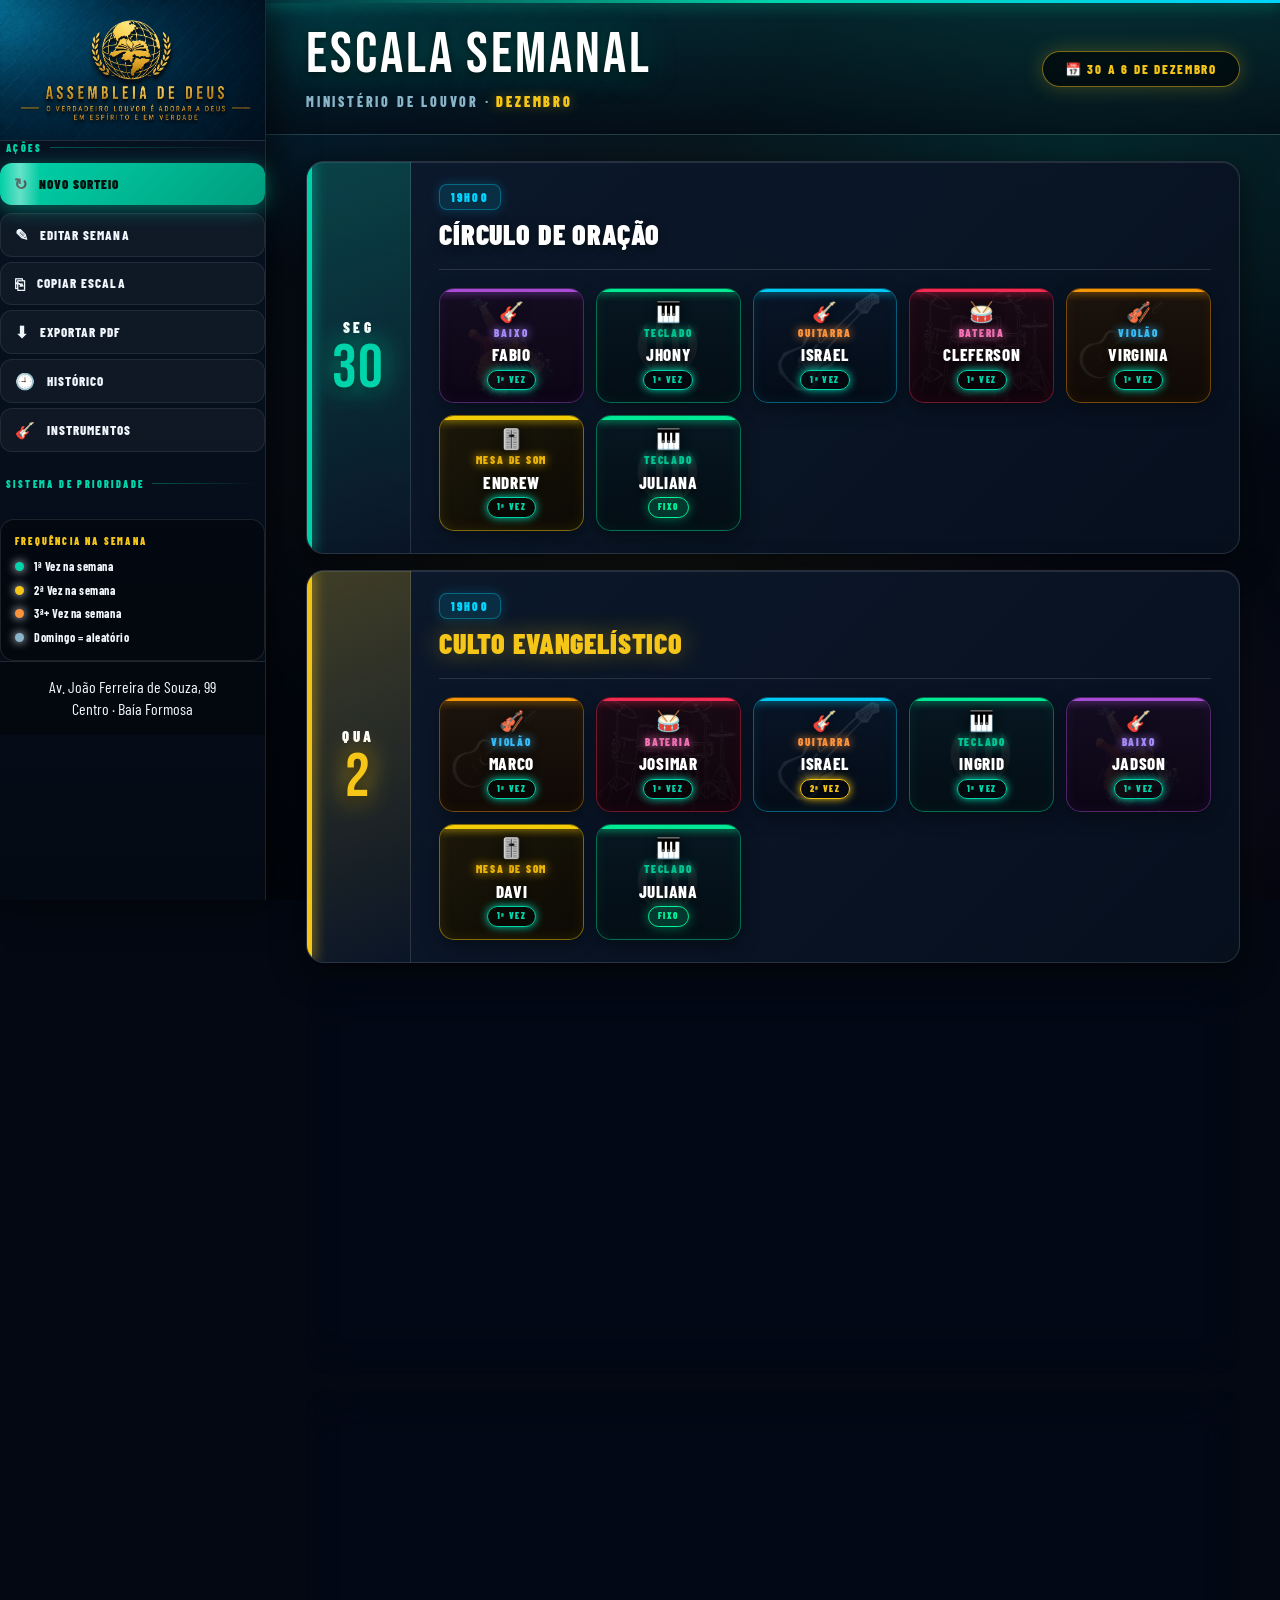
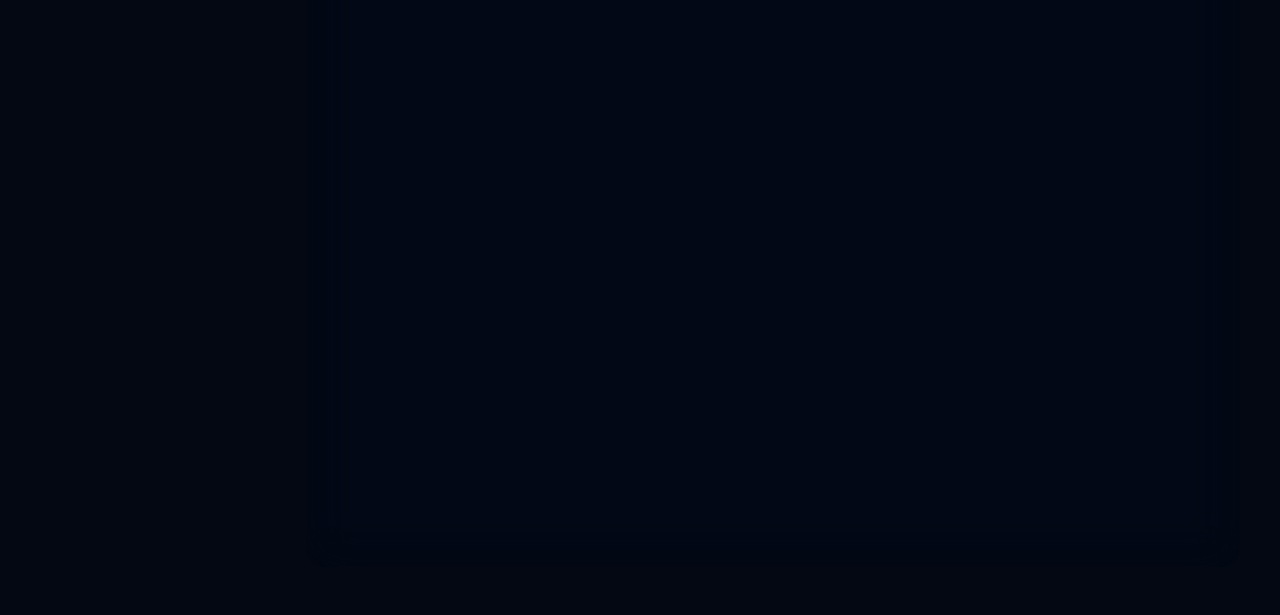
<file: index (2).html>
<!DOCTYPE html>
<html lang="pt-BR">
<head>
<meta charset="UTF-8">
<meta name="viewport" content="width=device-width, initial-scale=1.0">
<title>Escala Semanal – Assembleia de Deus</title>
<link href="https://fonts.googleapis.com/css2?family=Bebas+Neue&family=Barlow+Condensed:wght@400;600;700;800;900&family=Barlow:wght@400;500;600;700&display=swap" rel="stylesheet">
<link rel="stylesheet" href="style.css">
</head>
<body>

<div id="historicoModal" class="historico-modal"><div class="historico-card"><div class="modal-top"><div><div class="modal-kicker">Escalas salvas</div><h2>Histórico de Escalas</h2></div><div class="modal-actions"><button id="excluirHistorico" class="primary-action-btn danger-btn">Excluir histórico</button><button id="fecharHistorico" class="primary-action-btn ghost-btn">Fechar</button></div></div><div id="historicoConteudo"></div></div></div><div class="app-shell">

<!-- ══ SIDEBAR ══ -->
<aside class="sidebar">
  <div class="sidebar-logo" style="padding:0; border-bottom: 1px solid var(--border);">
    <img src="[data-uri]" alt="Assembleia de Deus" style="width:100%; display:block; object-fit:cover; border-radius:0;">
  </div>

  <div class="sidebar-section">
    <div class="sidebar-label">Ações</div>
    <button class="sidebar-btn primary" onclick="gerarEscala()">
      <span class="sb-icon">↻</span> Novo Sorteio
    </button>
    <button class="sidebar-btn" onclick="abrirDrawer()">
      <span class="sb-icon">✎</span> Editar Semana
    </button>
    <button class="sidebar-btn" onclick="copiarEscala()">
      <span class="sb-icon">⎘</span> Copiar Escala
    </button>
    <button class="sidebar-btn" onclick="exportarPDF()">
      <span class="sb-icon">⬇</span> Exportar PDF
    </button>
    <button class="sidebar-btn" id="btnHistorico">
      <span class="sb-icon">🕘</span> Histórico
    </button>
    <button class="sidebar-btn" id="btnInstrumentos">
      <span class="sb-icon">🎸</span> Instrumentos
    </button>
  </div>

  <div class="sidebar-section">
    <div class="sidebar-label">Sistema de Prioridade</div>
  </div>
  <div class="sidebar-legend">
    <div class="legend-title">Frequência na semana</div>
    <div class="legend-item"><span class="legend-dot" style="background:#00d4aa"></span>1ª Vez na semana</div>
    <div class="legend-item"><span class="legend-dot" style="background:#f5c518"></span>2ª Vez na semana</div>
    <div class="legend-item"><span class="legend-dot" style="background:#fb923c"></span>3ª+ Vez na semana</div>
    <div class="legend-item"><span class="legend-dot" style="background:#8ab4c8"></span>Domingo = aleatório</div>
  </div>

  <div class="sidebar-footer">
    Av. João Ferreira de Souza, 99<br>Centro · Baía Formosa
  </div>
</aside>


<!-- ══ MAIN ══ -->
<div class="main">

  <!-- Mobile Header -->
  <div class="mobile-header">
    <div class="mobile-church">Assembleia de Deus · Baía Formosa</div>
    <div class="mobile-title">ESCALA SEMANAL</div>
    <div class="mobile-meta" id="data-badge-mobile">📅 —</div>
  </div>

  <!-- Desktop Page Header -->
  <div class="page-header">
    <div class="page-header-left">
      <div class="main-title">ESCALA SEMANAL</div>
      <div class="main-subtitle">Ministério de Louvor · <span class="hl" id="mes-label">AGOSTO</span></div>
    </div>
    <div class="main-badge" id="data-badge">📅 —</div>
  </div>

  <!-- Cards -->
  <div class="content-area" id="rows"></div>

</div><!-- /main -->

</div><!-- /app-shell -->

<!-- Mobile Bottom Nav -->
<nav class="mobile-nav">
  <button class="nav-btn primary" onclick="gerarEscala()"><span class="nav-icon">↻</span>Sortear</button>
  <button class="nav-btn" onclick="abrirDrawer()"><span class="nav-icon">✎</span>Editar</button>
  <button class="nav-btn" onclick="copiarEscala()"><span class="nav-icon">⎘</span>Copiar</button>
  <button class="nav-btn" onclick="exportarPDF()"><span class="nav-icon">⬇</span>PDF</button>
  <button class="nav-btn" id="btnHistorico"><span class="nav-icon">🕘</span>Histórico</button>
  <button class="nav-btn" id="btnInstrumentos"><span class="nav-icon">🎸</span>Instrumentos</button>
</nav>

<!-- DRAWER DE EDIÇÃO -->
<div class="drawer-overlay" id="drawer-overlay" onclick="fecharDrawerFora(event)">
  <div class="drawer" id="drawer">
    <div class="drawer-header">
      <div class="drawer-title">✎ EDITAR SEMANA</div>
      <button class="drawer-close" onclick="fecharDrawer()">✕</button>
    </div>
    <div class="day-tabs" id="day-tabs"></div>
    <div class="drawer-body" id="drawer-body"></div>
  </div>
</div>

<div class="overlay" id="overlay"></div>
<div id="print-area"></div>
<div class="toast" id="toast"></div>

<script src="script.js"></script>
<script src="instrumentos_db.js"></script>

<div id="instrumentosModal" class="historico-modal">
  <div class="historico-card">
    <div class="modal-top"><div><div class="modal-kicker">Banco de músicos</div><h2>Instrumentos</h2></div><button id="fecharInstrumentos" class="primary-action-btn ghost-btn">Fechar</button></div>
    <div id="instrumentosConteudo"></div><div id="instrumentosDetalhes"></div>
  </div>
</div>

</body>
</html>
</file>
<file: style.css>
/* ============================================================
   ASSEMBLEIA DE DEUS · BAÍA FORMOSA - ESCALA DE MÚSICOS
   ULTRA-PROFESSIONAL NEON GLASS STUDIO v4.0
============================================================ */

/* ── GOOGLE FONTS ── */
@import url('https://fonts.googleapis.com/css2?family=Bebas+Neue&family=Barlow+Condensed:wght@400;600;700;800;900&family=Barlow:ital,wght@0,400;0,600;0,700;0,800;1,400&display=swap');

/* ── DESIGN TOKENS ── */
:root {
  --teal:          #00d4aa;
  --teal-glow:     rgba(0, 212, 170, 0.45);
  --teal-dim:      rgba(0, 212, 170, 0.14);
  --gold:          #f5c518;
  --gold-glow:     rgba(245, 197, 24, 0.45);
  --gold-dim:      rgba(245, 197, 24, 0.14);
  --blue-lt:       #00d4ff;
  --blue-glow:     rgba(0, 212, 255, 0.45);
  --amber:         #ff9f0a;
  --rose:          #ff2d55;
  --purple:        #af52de;
  --orange:        #fb923c;
  --emerald:       #00f59b;
  --text:          #f0f6fc;
  --muted:         #8ab4c8;
  --border:        rgba(255, 255, 255, 0.12);
  --border-bright: rgba(255, 255, 255, 0.25);
  --bg:            #04090f;
  --bg-card:       rgba(11, 24, 42, 0.88);
  --bg-card-hover: rgba(16, 32, 56, 0.96);
  --bg-side:       #060f1c;
  --radius:        18px;
  --radius-sm:     12px;
  --sidebar-w:     266px;
  --nav-h:         66px;
  --transition:    0.22s cubic-bezier(0.16, 1, 0.3, 1);
}

/* ── RESET ── */
*, *::before, *::after {
  box-sizing: border-box;
  margin: 0;
  padding: 0;
}

html { height: 100%; }

body {
  background-color: #030812;
  background-image:
    radial-gradient(ellipse 80% 50% at 15% 0%, rgba(0, 212, 255, 0.16) 0%, transparent 60%),
    radial-gradient(ellipse 70% 60% at 85% 15%, rgba(0, 212, 170, 0.14) 0%, transparent 60%),
    radial-gradient(ellipse 60% 70% at 50% 50%, rgba(245, 197, 24, 0.08) 0%, transparent 60%),
    radial-gradient(ellipse 50% 50% at 80% 85%, rgba(175, 82, 222, 0.10) 0%, transparent 60%),
    linear-gradient(180deg, #050d1a 0%, #02050b 100%);
  background-attachment: fixed;
  font-family: 'Barlow', sans-serif;
  color: var(--text);
  min-height: 100vh;
  overflow-x: hidden;
  line-height: 1.4;
}

/* ── SCROLLBAR ── */
::-webkit-scrollbar { width: 6px; height: 6px; }
::-webkit-scrollbar-track { background: rgba(0,0,0,0.2); }
::-webkit-scrollbar-thumb { background: rgba(0, 212, 170, 0.35); border-radius: 4px; }
::-webkit-scrollbar-thumb:hover { background: rgba(0, 212, 170, 0.65); }

/* ── GLOBAL OVERLAY ── */
.overlay {
  display: none;
  position: fixed;
  inset: 0;
  background: rgba(0, 0, 0, 0.78);
  backdrop-filter: blur(10px);
  z-index: 350;
}
.overlay.open { display: block; }

/* ============================================================
   KEYFRAME ANIMATIONS
============================================================ */

@keyframes rotateRing {
  0%   { transform: rotate(0deg); }
  100% { transform: rotate(360deg); }
}

@keyframes floatLogo {
  0%, 100% { transform: translateY(0); }
  50%       { transform: translateY(-5px); }
}

@keyframes pulseRadar {
  0%   { transform: scale(1); opacity: 0.9; }
  50%  { transform: scale(1.8); opacity: 0; }
  100% { transform: scale(1); opacity: 0; }
}

@keyframes pulseDot {
  0%, 100% { transform: scale(1); opacity: 1; }
  50%       { transform: scale(1.4); opacity: 0.7; }
}

@keyframes pulseHoje {
  0%, 100% {
    box-shadow: 0 0 0 0 rgba(245, 197, 24, 0.6), 0 0 25px rgba(245, 197, 24, 0.4);
    transform: scale(1);
  }
  50% {
    box-shadow: 0 0 0 6px rgba(245, 197, 24, 0), 0 0 38px rgba(245, 197, 24, 0.65);
    transform: scale(1.05);
  }
}

@keyframes hojeCardGlow {
  0%, 100% {
    box-shadow: 0 0 30px rgba(245, 197, 24, 0.25), inset 0 0 15px rgba(245, 197, 24, 0.06);
    border-color: rgba(245, 197, 24, 0.65);
  }
  50% {
    box-shadow: 0 0 50px rgba(245, 197, 24, 0.45), inset 0 0 25px rgba(245, 197, 24, 0.14);
    border-color: rgba(245, 197, 24, 0.95);
  }
}

@keyframes laserBorder {
  0%   { background-position: 0% 50%; }
  100% { background-position: 200% 50%; }
}

@keyframes buttonShimmer {
  0%   { transform: translateX(-120%) rotate(25deg); }
  35%  { transform: translateX(220%) rotate(25deg); }
  100% { transform: translateX(220%) rotate(25deg); }
}

@keyframes bounceToast {
  0%   { opacity: 0; transform: translateX(-50%) translateY(30px) scale(0.9); }
  60%  { opacity: 1; transform: translateX(-50%) translateY(-5px) scale(1.03); }
  100% { opacity: 1; transform: translateX(-50%) translateY(0) scale(1); }
}

@keyframes modalPop {
  from { transform: scale(0.92) translateY(16px); opacity: 0; }
  to   { transform: scale(1) translateY(0); opacity: 1; }
}

@keyframes slideUp {
  from { transform: translateY(100%); opacity: 0; }
  to   { transform: translateY(0); opacity: 1; }
}

/* ============================================================
   APP LAYOUT — SIDEBAR & MAIN
============================================================ */
.app-shell {
  display: flex;
  min-height: 100vh;
}

/* ── SIDEBAR ── */
.sidebar {
  width: var(--sidebar-w);
  flex-shrink: 0;
  background: linear-gradient(180deg, #071322 0%, #040a14 100%);
  border-right: 1.5px solid rgba(0, 212, 170, 0.18);
  display: flex;
  flex-direction: column;
  position: fixed;
  top: 0; left: 0; bottom: 0;
  z-index: 100;
  box-shadow: 6px 0 35px rgba(0, 0, 0, 0.65);
}

/* Sidebar Brand with Spectacular Glowing Rotating Ring */
.sidebar-brand {
  padding: 24px 18px 18px;
  border-bottom: 1px solid var(--border);
  display: flex;
  flex-direction: column;
  align-items: center;
  text-align: center;
  background: linear-gradient(180deg, rgba(0, 212, 170, 0.08) 0%, transparent 100%);
  position: relative;
}

.sidebar-logo-wrap {
  width: 94px;
  height: 94px;
  border-radius: 50%;
  position: relative;
  margin-bottom: 12px;
  display: flex;
  align-items: center;
  justify-content: center;
  animation: floatLogo 4.5s ease-in-out infinite;
}

/* The Animated Vibrant Conic Ring */
.sidebar-logo-wrap::before {
  content: '';
  position: absolute;
  inset: -5px;
  border-radius: 50%;
  background: conic-gradient(
    from 0deg,
    #00d4aa 0deg,
    #00d4ff 90deg,
    #f5c518 180deg,
    #ff2d55 270deg,
    #00d4aa 360deg
  );
  animation: rotateRing 3.5s linear infinite;
  box-shadow: 0 0 25px rgba(0, 212, 170, 0.5), 0 0 15px rgba(245, 197, 24, 0.35);
  z-index: 1;
}

/* Inner protective border */
.sidebar-logo-wrap::after {
  content: '';
  position: absolute;
  inset: -1px;
  border-radius: 50%;
  background: #071322;
  z-index: 2;
}

.sidebar-logo-wrap img {
  position: relative;
  z-index: 3;
  width: 92px;
  height: 92px;
  border-radius: 50%;
  object-fit: cover;
  display: block;
}

.sidebar-church-title {
  font-family: 'Barlow Condensed', sans-serif;
  font-size: 14px;
  font-weight: 900;
  letter-spacing: 0.22em;
  text-transform: uppercase;
  color: #ffffff;
  text-shadow: 0 2px 10px rgba(0,0,0,0.7);
}

.sidebar-church-sub {
  font-family: 'Barlow Condensed', sans-serif;
  font-size: 10px;
  font-weight: 800;
  letter-spacing: 0.16em;
  text-transform: uppercase;
  color: var(--teal);
  margin-top: 2px;
}

.sidebar-status-pill {
  display: inline-flex;
  align-items: center;
  gap: 7px;
  background: rgba(0, 212, 170, 0.12);
  border: 1.5px solid rgba(0, 212, 170, 0.45);
  border-radius: 100px;
  padding: 4px 12px;
  font-family: 'Barlow Condensed', sans-serif;
  font-size: 10px;
  font-weight: 800;
  letter-spacing: 0.18em;
  text-transform: uppercase;
  color: var(--teal);
  margin-top: 8px;
  box-shadow: 0 0 16px rgba(0, 212, 170, 0.25);
}

.pulse-dot {
  width: 7px;
  height: 7px;
  border-radius: 50%;
  background: var(--teal);
  box-shadow: 0 0 10px var(--teal);
  animation: pulseDot 1.6s ease-in-out infinite;
  flex-shrink: 0;
  position: relative;
}
.pulse-dot::after {
  content: '';
  position: absolute;
  inset: -3px;
  border-radius: 50%;
  border: 1.5px solid var(--teal);
  animation: pulseRadar 1.6s ease-out infinite;
}

/* Sidebar Scrollable Body */
.sidebar-scrollable {
  flex: 1;
  overflow-y: auto;
  padding: 16px 14px;
}

.sidebar-section {
  margin-bottom: 20px;
}

.sidebar-label {
  font-family: 'Barlow Condensed', sans-serif;
  font-size: 10px;
  font-weight: 900;
  letter-spacing: 0.24em;
  text-transform: uppercase;
  color: var(--teal);
  margin-bottom: 8px;
  padding: 0 6px;
  display: flex;
  align-items: center;
  gap: 8px;
}
.sidebar-label::after {
  content: '';
  flex: 1;
  height: 1px;
  background: linear-gradient(90deg, rgba(0, 212, 170, 0.35), transparent);
}

/* Sidebar Buttons */
.sidebar-btn {
  display: flex;
  align-items: center;
  gap: 11px;
  width: 100%;
  padding: 11px 14px;
  border-radius: 12px;
  background: rgba(255, 255, 255, 0.04);
  border: 1px solid rgba(255, 255, 255, 0.08);
  font-family: 'Barlow Condensed', sans-serif;
  font-size: 13px;
  font-weight: 800;
  letter-spacing: 0.08em;
  text-transform: uppercase;
  color: var(--text);
  cursor: pointer;
  transition: all var(--transition);
  text-align: left;
  margin-bottom: 5px;
  position: relative;
  overflow: hidden;
}
.sidebar-btn::before {
  content: '';
  position: absolute;
  left: 0; top: 0; bottom: 0;
  width: 4px;
  background: var(--teal);
  border-radius: 0 4px 4px 0;
  transform: scaleY(0);
  transition: transform var(--transition);
}
.sidebar-btn:hover {
  background: rgba(255, 255, 255, 0.10);
  border-color: rgba(0, 212, 170, 0.45);
  color: #ffffff;
  transform: translateX(5px);
  box-shadow: 0 4px 18px rgba(0,0,0,0.3);
}
.sidebar-btn:hover::before {
  transform: scaleY(1);
}

/* Primary "Novo Sorteio" Button with Living Glow & Shimmer */
.sidebar-btn.primary {
  background: linear-gradient(135deg, #00d4aa 0%, #009d7e 100%);
  color: #02120e;
  font-weight: 900;
  border: none;
  box-shadow: 0 4px 20px rgba(0, 212, 170, 0.45);
  margin-bottom: 8px;
  position: relative;
}
.sidebar-btn.primary::after {
  content: '';
  position: absolute;
  top: 0; left: 0; width: 40px; height: 100%;
  background: linear-gradient(90deg, transparent, rgba(255,255,255,0.4), transparent);
  animation: buttonShimmer 4s ease-in-out infinite;
}
.sidebar-btn.primary:hover {
  filter: brightness(1.15);
  transform: translateX(0) translateY(-2px);
  box-shadow: 0 8px 28px rgba(0, 212, 170, 0.65);
}
.sidebar-btn.primary::before { display: none; }

.sidebar-btn.btn-share:hover {
  border-color: rgba(0, 212, 255, 0.5);
  background: rgba(0, 212, 255, 0.10);
}
.sidebar-btn.btn-share:hover::before {
  background: var(--blue-lt);
}

.sidebar-btn .sb-icon {
  font-size: 16px;
  flex-shrink: 0;
  transition: transform var(--transition);
}
.sidebar-btn:hover .sb-icon {
  transform: scale(1.22);
}

/* Legend block */
.sidebar-legend {
  padding: 14px 14px;
  background: rgba(0, 0, 0, 0.35);
  border: 1px solid rgba(255, 255, 255, 0.10);
  border-radius: 14px;
}
.legend-title {
  font-family: 'Barlow Condensed', sans-serif;
  font-size: 10px;
  font-weight: 900;
  letter-spacing: 0.22em;
  text-transform: uppercase;
  color: var(--gold);
  margin-bottom: 10px;
}
.legend-item {
  display: flex;
  align-items: center;
  gap: 10px;
  font-family: 'Barlow Condensed', sans-serif;
  font-size: 12px;
  font-weight: 700;
  letter-spacing: 0.05em;
  color: var(--text);
  margin-bottom: 7px;
}
.legend-item:last-child { margin-bottom: 0; }
.legend-dot {
  width: 9px;
  height: 9px;
  border-radius: 50%;
  flex-shrink: 0;
  box-shadow: 0 0 10px currentColor;
}

/* Sidebar Footer */
.sidebar-footer {
  padding: 14px 16px;
  border-top: 1px solid var(--border);
  font-family: 'Barlow Condensed', sans-serif;
  text-align: center;
  background: rgba(0, 0, 0, 0.35);
}
.footer-pin { font-size: 11px; font-weight: 800; color: #cbd5e1; }
.footer-city { font-size: 10px; color: var(--muted); margin-top: 2px; }
.footer-sub {
  font-size: 9px;
  font-weight: 900;
  letter-spacing: 0.18em;
  text-transform: uppercase;
  color: var(--teal);
  margin-top: 4px;
}

/* ============================================================
   MAIN CONTENT & DESKTOP PAGE HEADER
============================================================ */
.main {
  margin-left: var(--sidebar-w);
  flex: 1;
  display: flex;
  flex-direction: column;
  min-height: 100vh;
}

.page-header {
  padding: 26px 40px 22px;
  border-bottom: 1.5px solid var(--border);
  background: linear-gradient(180deg, rgba(0, 212, 170, 0.08) 0%, rgba(3, 8, 18, 0.6) 100%);
  display: flex;
  align-items: center;
  justify-content: space-between;
  gap: 20px;
  flex-wrap: wrap;
  position: relative;
  overflow: hidden;
}

/* Glowing Top Laser Line */
.page-header::before {
  content: '';
  position: absolute;
  top: 0; left: 0; right: 0;
  height: 3px;
  background: linear-gradient(
    90deg,
    transparent 0%,
    var(--teal) 25%,
    var(--blue-lt) 50%,
    var(--gold) 75%,
    transparent 100%
  );
  background-size: 200% 100%;
  animation: laserBorder 4s linear infinite;
  box-shadow: 0 0 16px var(--teal);
}

.page-header-left {
  display: flex;
  flex-direction: column;
  gap: 3px;
}

.page-header-badges {
  display: flex;
  align-items: center;
  gap: 9px;
  margin-bottom: 5px;
}

.church-tag {
  font-family: 'Barlow Condensed', sans-serif;
  font-size: 11px;
  font-weight: 900;
  letter-spacing: 0.16em;
  text-transform: uppercase;
  color: var(--gold);
  background: rgba(245, 197, 24, 0.14);
  border: 1.5px solid rgba(245, 197, 24, 0.45);
  padding: 3px 11px;
  border-radius: 8px;
  box-shadow: 0 0 14px rgba(245, 197, 24, 0.2);
}

.live-tag {
  font-family: 'Barlow Condensed', sans-serif;
  font-size: 11px;
  font-weight: 900;
  letter-spacing: 0.16em;
  text-transform: uppercase;
  color: var(--teal);
  background: rgba(0, 212, 170, 0.14);
  border: 1.5px solid rgba(0, 212, 170, 0.45);
  padding: 3px 11px;
  border-radius: 8px;
  display: inline-flex;
  align-items: center;
  gap: 6px;
  box-shadow: 0 0 14px rgba(0, 212, 170, 0.2);
}

.main-title {
  font-family: 'Bebas Neue', sans-serif;
  font-size: 58px;
  letter-spacing: 0.05em;
  color: #ffffff;
  line-height: 1;
  text-shadow:
    0 0 35px rgba(0, 212, 170, 0.35),
    0 2px 8px rgba(0, 0, 0, 0.8);
}

.main-subtitle {
  font-family: 'Barlow Condensed', sans-serif;
  font-size: 14px;
  font-weight: 800;
  letter-spacing: 0.20em;
  text-transform: uppercase;
  color: var(--muted);
  margin-top: 5px;
}
.main-subtitle .hl {
  color: var(--gold);
  font-weight: 900;
  text-shadow: 0 0 12px rgba(245, 197, 24, 0.4);
}

.page-header-right {
  display: flex;
  flex-direction: column;
  align-items: flex-end;
  gap: 12px;
}

.main-badge {
  display: inline-flex;
  align-items: center;
  gap: 8px;
  background: rgba(0, 0, 0, 0.55);
  border: 1.5px solid rgba(245, 197, 24, 0.5);
  border-radius: 100px;
  padding: 8px 22px;
  font-family: 'Barlow Condensed', sans-serif;
  font-size: 13px;
  font-weight: 800;
  letter-spacing: 0.14em;
  text-transform: uppercase;
  color: var(--gold);
  box-shadow: 0 0 20px rgba(245, 197, 24, 0.25);
}

.header-quick-actions {
  display: flex;
  align-items: center;
  gap: 10px;
}

.quick-btn {
  display: inline-flex;
  align-items: center;
  gap: 7px;
  padding: 9px 18px;
  border-radius: 12px;
  border: 1.5px solid rgba(255, 255, 255, 0.18);
  background: rgba(255, 255, 255, 0.06);
  font-family: 'Barlow Condensed', sans-serif;
  font-size: 13px;
  font-weight: 800;
  letter-spacing: 0.10em;
  text-transform: uppercase;
  color: #ffffff;
  cursor: pointer;
  transition: all var(--transition);
}
.quick-btn:hover {
  background: rgba(255, 255, 255, 0.15);
  border-color: var(--teal);
  color: #ffffff;
  transform: translateY(-2px);
  box-shadow: 0 6px 20px rgba(0, 212, 170, 0.35);
}
.quick-btn.primary {
  background: linear-gradient(135deg, #00d4aa 0%, #009d7e 100%);
  color: #02120e;
  border: none;
  font-weight: 900;
  box-shadow: 0 4px 18px rgba(0, 212, 170, 0.45);
}
.quick-btn.primary:hover {
  filter: brightness(1.15);
  transform: translateY(-2px);
  box-shadow: 0 8px 26px rgba(0, 212, 170, 0.65);
}

/* ============================================================
   DAY CARDS CONTAINER & DAY CARDS (HIGH-CONTRAST LUXURY)
============================================================ */
.content-area {
  padding: 26px 40px 48px;
  display: grid;
  grid-template-columns: 1fr;
  gap: 16px;
  flex: 1;
}

.day-card {
  background: linear-gradient(135deg, rgba(13, 26, 46, 0.92) 0%, rgba(7, 16, 30, 0.96) 100%);
  backdrop-filter: blur(24px) saturate(130%);
  -webkit-backdrop-filter: blur(24px) saturate(130%);
  border: 1.5px solid rgba(255, 255, 255, 0.12);
  border-radius: var(--radius);
  overflow: hidden;
  box-shadow:
    0 8px 32px rgba(0, 0, 0, 0.55),
    inset 0 1px 1px rgba(255, 255, 255, 0.12);
  transition:
    transform var(--transition),
    border-color var(--transition),
    box-shadow var(--transition);
  position: relative;
}

/* Glowing Dynamic Left Accent Bar */
.day-card::before {
  content: '';
  position: absolute;
  top: 0; left: 0; bottom: 0;
  width: 5px;
  background: var(--card-accent, var(--teal));
  box-shadow: 0 0 14px var(--card-accent, var(--teal));
  transition: width var(--transition);
  z-index: 5;
}

.day-card:hover {
  border-color: rgba(255, 255, 255, 0.30);
  box-shadow:
    0 16px 44px rgba(0, 0, 0, 0.65),
    0 0 25px rgba(0, 212, 255, 0.18),
    inset 0 1px 1px rgba(255, 255, 255, 0.20);
  transform: translateY(-4px);
}
.day-card:hover::before {
  width: 7px;
}

/* UNMISTAKABLE "HOJE" (TODAY) CARD WITH LIVING BEACON */
.day-card.hoje {
  border: 2px solid #ffd60a !important;
  background: linear-gradient(135deg,
    rgba(255, 214, 10, 0.10) 0%,
    rgba(14, 28, 50, 0.94) 40%,
    rgba(7, 16, 30, 0.98) 100%
  ) !important;
  animation: hojeCardGlow 2.8s ease-in-out infinite !important;
}

.day-card.vazio {
  opacity: 0.35;
}

.card-inner {
  display: flex;
  align-items: stretch;
}

/* Day Column (Date & Number) */
.card-day {
  width: 104px;
  flex-shrink: 0;
  display: flex;
  flex-direction: column;
  align-items: center;
  justify-content: center;
  padding: 22px 10px;
  border-right: 1.5px solid var(--border);
  position: relative;
  background: linear-gradient(180deg, rgba(255,255,255,0.04) 0%, transparent 100%);
}

.day-abbr {
  font-family: 'Barlow Condensed', sans-serif;
  font-size: 15px;
  font-weight: 900;
  letter-spacing: 0.24em;
  text-transform: uppercase;
  color: #ffffff;
  margin-bottom: 2px;
}

.day-num {
  font-family: 'Bebas Neue', sans-serif;
  font-size: 62px;
  line-height: 0.92;
  letter-spacing: 0.02em;
  text-shadow:
    0 2px 14px rgba(0, 0, 0, 0.7),
    0 0 25px currentColor;
}

.hoje-badge {
  font-family: 'Barlow Condensed', sans-serif;
  font-size: 10px;
  font-weight: 900;
  letter-spacing: 0.18em;
  background: linear-gradient(135deg, #ffd60a 0%, #ff9f0a 100%);
  color: #020b08;
  padding: 4px 11px;
  border-radius: 8px;
  margin-top: 8px;
  text-transform: uppercase;
  animation: pulseHoje 1.8s infinite;
}

/* Card Body */
.card-body {
  flex: 1;
  padding: 22px 28px;
  display: flex;
  flex-direction: column;
  justify-content: center;
}

.event-time {
  display: inline-flex;
  align-items: center;
  gap: 6px;
  font-family: 'Barlow Condensed', sans-serif;
  font-size: 12px;
  font-weight: 900;
  letter-spacing: 0.18em;
  color: var(--blue-lt);
  text-transform: uppercase;
  background: rgba(0, 212, 255, 0.12);
  border: 1.5px solid rgba(0, 212, 255, 0.35);
  padding: 4px 11px;
  border-radius: 8px;
  width: fit-content;
  margin-bottom: 8px;
  box-shadow: 0 0 12px rgba(0, 212, 255, 0.2);
}

.event-name {
  font-family: 'Barlow Condensed', sans-serif;
  font-size: 28px;
  font-weight: 900;
  letter-spacing: 0.03em;
  text-transform: uppercase;
  line-height: 1.15;
  color: #ffffff;
  text-shadow: 0 2px 10px rgba(0,0,0,0.5);
}
.event-name.hl-gold { color: var(--gold); text-shadow: 0 0 24px rgba(245,197,24,0.45); }
.event-name.hl-blue { color: var(--blue-lt); text-shadow: 0 0 24px rgba(0,212,255,0.45); }
.event-name.hl-teal { color: var(--teal); text-shadow: 0 0 24px rgba(0,212,170,0.45); }

.pregacao.obs-block {
  display: inline-flex;
  align-items: flex-start;
  gap: 9px;
  background: rgba(245, 197, 24, 0.10);
  border: 1.5px solid rgba(245, 197, 24, 0.35);
  border-left: 4px solid var(--gold);
  border-radius: 0 10px 10px 0;
  padding: 8px 15px;
  font-family: 'Barlow Condensed', sans-serif;
  font-size: 14px;
  font-weight: 700;
  letter-spacing: 0.04em;
  color: #fffbeb;
  margin-top: 10px;
  width: fit-content;
  max-width: 100%;
}
.pregacao strong {
  color: #ffd60a;
  font-weight: 900;
}

.second-event {
  margin-top: 18px;
  padding-top: 18px;
  border-top: 1px solid var(--border);
}

.sem-eventos {
  font-family: 'Barlow Condensed', sans-serif;
  font-size: 15px;
  font-style: italic;
  color: rgba(255, 255, 255, 0.35);
  letter-spacing: 0.12em;
  text-transform: uppercase;
}

/* ============================================================
   MUSICIAN CHIPS / BADGES (THE STAR OF THE SHOW!)
============================================================ */
.musicos-section {
  display: grid;
  grid-template-columns: repeat(auto-fill, minmax(136px, 1fr));
  gap: 12px;
  margin-top: 18px;
  padding-top: 18px;
  border-top: 1.5px solid var(--border);
}

.musico-badge {
  display: flex;
  flex-direction: column;
  align-items: center;
  justify-content: center;
  gap: 4px;
  padding: 12px 10px;
  background: linear-gradient(160deg, rgba(16, 32, 54, 0.92) 0%, rgba(8, 18, 32, 0.98) 100%);
  backdrop-filter: blur(14px);
  border: 1.5px solid var(--inst-border, rgba(255, 255, 255, 0.18));
  border-radius: 15px;
  min-height: 92px;
  cursor: pointer;
  transition: all var(--transition);
  position: relative;
  overflow: hidden;
  box-shadow:
    0 6px 18px rgba(0, 0, 0, 0.35),
    inset 0 0 14px var(--inst-glow-dim, rgba(255,255,255,0.02));
  user-select: none;
}

/* Colored Top Accent Bar with Luminous Glow */
.musico-badge::before {
  content: '';
  position: absolute;
  top: 0; left: 0; right: 0;
  height: 3.5px;
  background: var(--inst-color, var(--teal));
  box-shadow: 0 0 10px var(--inst-color, var(--teal));
  opacity: 0.95;
  transition: height var(--transition);
}

/* Glowing Hover Light Reflection */
.musico-badge::after {
  content: '';
  position: absolute;
  top: 0; left: -120%; bottom: 0;
  width: 60%;
  background: linear-gradient(90deg, transparent, rgba(255, 255, 255, 0.18), transparent);
  transition: left 0.5s ease;
  pointer-events: none;
}

/* SPECTACULAR HOVER EFFECT */
.musico-badge:hover {
  transform: translateY(-7px) scale(1.04);
  border-color: var(--inst-color, var(--teal));
  box-shadow:
    0 14px 34px rgba(0, 0, 0, 0.65),
    0 0 25px var(--inst-glow, rgba(0, 212, 170, 0.45));
  background: linear-gradient(160deg, rgba(22, 44, 74, 0.98) 0%, rgba(12, 24, 44, 1) 100%);
  z-index: 5;
}
.musico-badge:hover::before {
  height: 5px;
}
.musico-badge:hover::after {
  left: 150%;
}

.musico-icon {
  font-size: 20px;
  line-height: 1;
  transition: transform var(--transition);
  filter: drop-shadow(0 2px 6px rgba(0,0,0,0.6));
}
.musico-badge:hover .musico-icon {
  transform: scale(1.25) rotate(-6deg);
}

.musico-inst {
  font-family: 'Barlow Condensed', sans-serif;
  font-size: 11px;
  font-weight: 900;
  letter-spacing: 0.16em;
  text-transform: uppercase;
  text-shadow: 0 0 10px currentColor;
}

.musico-name {
  font-family: 'Barlow Condensed', sans-serif;
  font-size: 17px;
  font-weight: 800;
  letter-spacing: 0.04em;
  color: #ffffff;
  text-transform: uppercase;
  text-align: center;
  line-height: 1.15;
  margin: 1px 0;
  text-shadow: 0 2px 6px rgba(0, 0, 0, 0.8);
}

.musico-vez {
  font-family: 'Barlow Condensed', sans-serif;
  font-size: 9px;
  font-weight: 900;
  letter-spacing: 0.16em;
  text-transform: uppercase;
  padding: 3px 9px;
  border-radius: 100px;
  background: rgba(0, 0, 0, 0.4);
  border: 1.5px solid currentColor;
  box-shadow: 0 0 8px currentColor;
}
.musico-vez.fixo {
  background: rgba(0, 245, 155, 0.18);
  border-color: #00f59b !important;
  color: #00f59b !important;
  box-shadow: 0 0 12px rgba(0, 245, 155, 0.45);
}

/* INDIVIDUAL INSTRUMENT STYLES (NEON LUXURY SIGNATURES) */
.musico-badge.inst-guitarra,
.musico-badge.inst-guitarra-2 {
  --inst-color: #00d4ff;
  --inst-border: rgba(0, 212, 255, 0.40);
  --inst-glow: rgba(0, 212, 255, 0.45);
  --inst-glow-dim: rgba(0, 212, 255, 0.08);
  background-image:
    linear-gradient(180deg, rgba(10, 24, 44, 0.88) 0%, rgba(4, 12, 24, 0.94) 100%),
    url('guitarra_bg.jpg');
  background-size: cover;
  background-position: center;
}

.musico-badge.inst-teclado {
  --inst-color: #00f59b;
  --inst-border: rgba(0, 245, 155, 0.40);
  --inst-glow: rgba(0, 245, 155, 0.45);
  --inst-glow-dim: rgba(0, 245, 155, 0.08);
  background-image:
    linear-gradient(180deg, rgba(8, 26, 38, 0.88) 0%, rgba(4, 14, 22, 0.94) 100%),
    url('teclado_bg.jpg');
  background-size: cover;
  background-position: center;
}

.musico-badge.inst-bateria {
  --inst-color: #ff2d55;
  --inst-border: rgba(255, 45, 85, 0.40);
  --inst-glow: rgba(255, 45, 85, 0.45);
  --inst-glow-dim: rgba(255, 45, 85, 0.08);
  background-image:
    linear-gradient(180deg, rgba(28, 12, 24, 0.88) 0%, rgba(16, 4, 12, 0.94) 100%),
    url('bateria_bg.jpg');
  background-size: cover;
  background-position: center;
}

.musico-badge.inst-violao {
  --inst-color: #ff9f0a;
  --inst-border: rgba(255, 159, 10, 0.40);
  --inst-glow: rgba(255, 159, 10, 0.45);
  --inst-glow-dim: rgba(255, 159, 10, 0.08);
  background-image:
    linear-gradient(180deg, rgba(26, 18, 10, 0.88) 0%, rgba(14, 8, 4, 0.94) 100%),
    url('violao_bg.jpg');
  background-size: cover;
  background-position: center;
}

.musico-badge.inst-baixo {
  --inst-color: #af52de;
  --inst-border: rgba(175, 82, 222, 0.40);
  --inst-glow: rgba(175, 82, 222, 0.45);
  --inst-glow-dim: rgba(175, 82, 222, 0.08);
  background-image:
    linear-gradient(180deg, rgba(20, 12, 34, 0.88) 0%, rgba(10, 4, 20, 0.94) 100%),
    url('baixo_bg.jpg');
  background-size: cover;
  background-position: center;
}

.musico-badge.inst-mesa-de-som {
  --inst-color: #ffd60a;
  --inst-border: rgba(255, 214, 10, 0.45);
  --inst-glow: rgba(255, 214, 10, 0.45);
  --inst-glow-dim: rgba(255, 214, 10, 0.10);
  background: linear-gradient(145deg, rgba(30, 24, 8, 0.92) 0%, rgba(12, 10, 4, 0.98) 100%);
  border-color: rgba(255, 214, 10, 0.45);
}
.musico-badge.inst-mesa-de-som:hover {
  border-color: #ffd60a;
  box-shadow:
    0 14px 34px rgba(0, 0, 0, 0.65),
    0 0 28px rgba(255, 214, 10, 0.5);
}

/* Festividade Section */
.festividade-section { margin-top: 18px; }
.festividade-section .musicos-section {
  margin-top: 8px;
  padding-top: 0;
  border-top: 0;
}
.festividade-label {
  display: inline-flex;
  align-items: center;
  width: fit-content;
  font-family: 'Barlow Condensed', sans-serif;
  font-size: 13px;
  font-weight: 900;
  letter-spacing: 0.18em;
  text-transform: uppercase;
  color: var(--gold);
  background: rgba(245, 197, 24, 0.14);
  border: 1.5px solid rgba(245, 197, 24, 0.40);
  border-radius: 8px;
  padding: 5px 13px;
  box-shadow: 0 0 16px rgba(245, 197, 24, 0.22);
}
.festividade-section .musico-badge {
  border-color: rgba(245, 197, 24, 0.35);
  background: rgba(245, 197, 24, 0.06);
  cursor: default;
}

/* Sunday Hymns */
.hinos-block {
  margin-top: 16px;
  background: rgba(245, 197, 24, 0.05);
  border: 1.5px solid rgba(245, 197, 24, 0.30);
  border-radius: 14px;
  padding: 15px 20px;
}
.hinos-label {
  font-family: 'Barlow Condensed', sans-serif;
  font-size: 12px;
  font-weight: 900;
  letter-spacing: 0.20em;
  text-transform: uppercase;
  color: var(--gold);
  margin-bottom: 8px;
}
.hino-item {
  font-family: 'Barlow', sans-serif;
  font-size: 14px;
  font-weight: 700;
  color: #f1f5f9;
  display: flex;
  align-items: center;
  gap: 10px;
  margin-bottom: 6px;
}
.hino-num {
  width: 22px;
  height: 22px;
  border-radius: 50%;
  background: var(--gold);
  color: #020b08;
  font-family: 'Bebas Neue', sans-serif;
  font-size: 14px;
  display: inline-flex;
  align-items: center;
  justify-content: center;
  flex-shrink: 0;
  font-weight: bold;
}

/* ============================================================
   BUTTONS & DRAWER
============================================================ */
.btn {
  display: inline-flex;
  align-items: center;
  justify-content: center;
  gap: 8px;
  padding: 11px 20px;
  border-radius: 12px;
  font-family: 'Barlow Condensed', sans-serif;
  font-size: 13px;
  font-weight: 800;
  letter-spacing: 0.08em;
  text-transform: uppercase;
  cursor: pointer;
  transition: all var(--transition);
  border: 1.5px solid rgba(255, 255, 255, 0.15);
  background: rgba(255, 255, 255, 0.06);
  color: #e2e8f0;
  outline: none;
}
.btn:hover {
  background: rgba(255, 255, 255, 0.15);
  border-color: rgba(255, 255, 255, 0.30);
  color: #ffffff;
  transform: translateY(-2px);
}
.btn.primary {
  background: linear-gradient(135deg, #00d4aa 0%, #009d7e 100%);
  color: #02120e;
  border: none;
  font-weight: 900;
  box-shadow: 0 4px 18px rgba(0, 212, 170, 0.45);
}
.btn.primary:hover {
  filter: brightness(1.15);
  transform: translateY(-2px);
  box-shadow: 0 8px 26px rgba(0, 212, 170, 0.65);
}
.btn.danger {
  background: rgba(255, 45, 85, 0.15);
  border-color: rgba(255, 45, 85, 0.45);
  color: #fca5a5;
}
.btn.danger:hover {
  background: rgba(255, 45, 85, 0.30);
  color: #ffffff;
}

/* ============================================================
   DRAWER (EDITAR SEMANA)
============================================================ */
.drawer-overlay {
  display: none;
  position: fixed;
  inset: 0;
  background: rgba(2, 6, 14, 0.85);
  backdrop-filter: blur(12px);
  z-index: 400;
  align-items: flex-end;
  justify-content: center;
}
.drawer-overlay.open { display: flex; }

.drawer {
  background: linear-gradient(180deg, #102640 0%, #081628 100%);
  border: 1.5px solid rgba(255, 255, 255, 0.16);
  border-radius: 26px 26px 0 0;
  width: 100%;
  max-width: 680px;
  max-height: 92vh;
  overflow: hidden;
  display: flex;
  flex-direction: column;
  animation: slideUp 0.35s cubic-bezier(0.16, 1, 0.3, 1) both;
  box-shadow: 0 -12px 60px rgba(0, 0, 0, 0.75);
}

.drawer-header {
  padding: 20px 26px 16px;
  display: flex;
  align-items: center;
  justify-content: space-between;
  border-bottom: 1px solid var(--border);
  flex-shrink: 0;
}
.drawer-title {
  font-family: 'Bebas Neue', sans-serif;
  font-size: 32px;
  letter-spacing: 0.06em;
  color: #ffffff;
}
.drawer-close {
  background: rgba(255, 255, 255, 0.08);
  border: 1px solid rgba(255, 255, 255, 0.15);
  color: var(--muted);
  width: 36px;
  height: 36px;
  border-radius: 50%;
  font-size: 18px;
  cursor: pointer;
  display: flex;
  align-items: center;
  justify-content: center;
  transition: all var(--transition);
}
.drawer-close:hover {
  background: rgba(255, 255, 255, 0.22);
  color: #fff;
  transform: rotate(90deg);
}

.day-tabs {
  display: flex;
  overflow-x: auto;
  flex-shrink: 0;
  border-bottom: 1.5px solid var(--border);
  scrollbar-width: none;
}
.day-tabs::-webkit-scrollbar { display: none; }

.day-tab {
  flex-shrink: 0;
  padding: 13px 18px;
  cursor: pointer;
  font-family: 'Barlow Condensed', sans-serif;
  font-size: 13px;
  font-weight: 800;
  letter-spacing: 0.14em;
  text-transform: uppercase;
  color: var(--muted);
  border-bottom: 3.5px solid transparent;
  transition: all var(--transition);
  display: flex;
  flex-direction: column;
  align-items: center;
  gap: 3px;
  background: none;
  border-top: none;
  border-left: none;
  border-right: none;
}
.day-tab:hover { color: #fff; }
.day-tab.active {
  color: #ffffff;
  border-bottom-color: var(--teal);
}
.day-tab .tab-abbr { font-size: 14px; font-weight: 900; }
.day-tab .tab-badge {
  font-size: 10px;
  padding: 2px 8px;
  border-radius: 100px;
  background: rgba(255, 255, 255, 0.08);
  color: var(--muted);
  font-weight: 700;
}
.day-tab.has-events .tab-badge {
  background: rgba(0, 212, 170, 0.22);
  color: var(--teal);
}

.drawer-body {
  flex: 1;
  overflow-y: auto;
  padding: 24px 26px 36px;
}

/* Drawer Events & Fields */
.dday-header { display: flex; align-items: center; gap: 12px; margin-bottom: 18px; }
.dday-dot { width: 13px; height: 13px; border-radius: 50%; flex-shrink: 0; box-shadow: 0 0 10px currentColor; }
.dday-name { font-family: 'Bebas Neue', sans-serif; font-size: 28px; letter-spacing: 0.06em; color: #fff; }
.dday-vis-badge {
  font-family: 'Barlow Condensed', sans-serif; font-size: 11px; font-weight: 800;
  letter-spacing: 0.14em; text-transform: uppercase; padding: 4px 10px;
  border-radius: 100px; border: 1.5px solid;
}
.dday-vis-badge.shown { border-color: var(--teal); color: var(--teal); background: var(--teal-dim); }
.dday-vis-badge.hidden { border-color: var(--muted); color: var(--muted); background: rgba(255, 255, 255, 0.05); }

.dday-cfg { display: flex; gap: 12px; margin-bottom: 18px; flex-wrap: wrap; }
.dday-field { display: flex; flex-direction: column; gap: 5px; }
.dday-field label {
  font-family: 'Barlow Condensed', sans-serif; font-size: 11px; font-weight: 800;
  letter-spacing: 0.16em; text-transform: uppercase; color: var(--muted);
}
.dday-field input, .dday-field select {
  padding: 10px 14px; border-radius: 10px;
  background: rgba(255, 255, 255, 0.08); border: 1.5px solid rgba(255, 255, 255, 0.16);
  color: var(--text); font-family: 'Barlow', sans-serif; font-size: 14px;
  outline: none; transition: border var(--transition);
}
.dday-field input:focus, .dday-field select:focus {
  border-color: var(--teal);
  box-shadow: 0 0 0 3px rgba(0, 212, 170, 0.15);
}
.dday-field select option { background: #162c44; }
.dday-field.num { width: 85px; }
.dday-field.accent { flex: 1; min-width: 130px; }

.toggle-row {
  display: flex; align-items: center; justify-content: space-between;
  background: rgba(255, 255, 255, 0.05); border: 1.5px solid rgba(255, 255, 255, 0.08);
  border-radius: 12px; padding: 12px 16px; margin-bottom: 16px; cursor: pointer; user-select: none;
}
.toggle-row span {
  font-family: 'Barlow Condensed', sans-serif; font-size: 14px;
  font-weight: 800; letter-spacing: 0.10em; text-transform: uppercase; color: var(--text);
}
.toggle-sw {
  width: 42px; height: 24px; border-radius: 100px;
  background: rgba(255, 255, 255, 0.16); position: relative; transition: background var(--transition); flex-shrink: 0;
}
.toggle-sw.on { background: var(--teal); }
.toggle-sw::after {
  content: ''; position: absolute; top: 3px; left: 3px;
  width: 18px; height: 18px; border-radius: 50%; background: #fff; transition: left var(--transition);
}
.toggle-sw.on::after { left: 21px; }

.dday-ev-sec-label {
  font-family: 'Barlow Condensed', sans-serif; font-size: 12px; font-weight: 900;
  letter-spacing: 0.18em; text-transform: uppercase; color: var(--teal); margin-bottom: 10px;
}
.dday-ev-list { display: flex; flex-direction: column; gap: 12px; margin-bottom: 14px; }

.dday-ev-card {
  background: rgba(0, 0, 0, 0.35);
  border: 1.5px solid rgba(255, 255, 255, 0.12);
  border-radius: 16px; padding: 18px;
  transition: border-color var(--transition);
}
.dday-ev-card:hover { border-color: rgba(255, 255, 255, 0.22); }
.dday-ev-card-hdr {
  display: flex; align-items: center; justify-content: space-between;
  margin-bottom: 12px; padding-bottom: 8px; border-bottom: 1px solid rgba(255, 255, 255, 0.08);
}
.dday-ev-card-num {
  font-family: 'Barlow Condensed', sans-serif; font-size: 14px;
  font-weight: 900; letter-spacing: 0.12em; text-transform: uppercase; color: var(--gold);
}
.dday-ev-rm {
  background: none; border: none; color: #fca5a5;
  font-family: 'Barlow Condensed', sans-serif; font-size: 13px;
  font-weight: 800; text-transform: uppercase; cursor: pointer;
}
.dday-ev-rm:hover { color: var(--rose); text-decoration: underline; }

.dday-ev-row { display: grid; grid-template-columns: 120px 1fr; gap: 12px; margin-bottom: 12px; }
@media (max-width: 480px) { .dday-ev-row { grid-template-columns: 1fr; } }
.dday-ev-row-full { width: 100%; margin-bottom: 12px; }
.dday-ev-actions { display: flex; align-items: center; gap: 10px; flex-wrap: wrap; margin-top: 14px; }

.event-toggle {
  padding: 8px 14px; font-size: 12px; font-family: 'Barlow Condensed', sans-serif;
  font-weight: 800; letter-spacing: 0.08em; text-transform: uppercase;
  border-radius: 10px; background: rgba(255, 255, 255, 0.06);
  border: 1.5px solid rgba(255, 255, 255, 0.12); color: var(--muted);
  cursor: pointer; transition: all var(--transition);
}
.event-toggle.on {
  background: rgba(0, 212, 170, 0.18); border-color: var(--teal);
  color: var(--teal); box-shadow: 0 0 14px rgba(0, 212, 170, 0.25);
}
.event-toggle.fest.on {
  background: rgba(245, 197, 24, 0.18); border-color: var(--gold);
  color: var(--gold); box-shadow: 0 0 14px rgba(245, 197, 24, 0.25);
}

.drawer-actions {
  display: flex; align-items: center; justify-content: space-between;
  gap: 14px; margin-top: 24px; padding-top: 20px; border-top: 1.5px solid var(--border);
}
.drawer-actions .btn { flex: 1; padding: 14px; font-size: 15px; }

/* ============================================================
   MODALS (SUBSTITUIÇÃO, HISTÓRICO, BANCO DE MÚSICOS)
============================================================ */
.modal-subst-overlay {
  position: fixed; inset: 0; background: rgba(2, 6, 14, 0.88);
  backdrop-filter: blur(14px); z-index: 500;
  display: flex; align-items: center; justify-content: center; padding: 18px;
}
.modal-subst-box {
  background: linear-gradient(180deg, #102640 0%, #081628 100%);
  border: 1.5px solid rgba(255, 255, 255, 0.16); border-radius: 22px;
  width: 100%; max-width: 450px;
  box-shadow: 0 25px 60px rgba(0, 0, 0, 0.75), 0 0 35px rgba(0, 212, 170, 0.15);
  overflow: hidden; animation: modalPop 0.25s cubic-bezier(0.16, 1, 0.3, 1) both;
}
.modal-subst-header {
  padding: 22px 26px 18px; border-bottom: 2px solid var(--teal);
  position: relative; background: rgba(255, 255, 255, 0.03);
}
.modal-subst-inst-badge {
  display: inline-flex; align-items: center; gap: 7px;
  font-family: 'Barlow Condensed', sans-serif; font-size: 12px; font-weight: 900;
  letter-spacing: 0.16em; text-transform: uppercase; padding: 4px 12px;
  border-radius: 100px; margin-bottom: 8px; border: 1.5px solid currentColor;
}
.modal-subst-title { font-family: 'Bebas Neue', sans-serif; font-size: 28px; color: #fff; }
.modal-subst-atual { font-family: 'Barlow Condensed', sans-serif; font-size: 14px; color: var(--muted); margin-top: 4px; }
.modal-subst-atual strong { color: #fff; font-weight: 800; }
.modal-subst-close {
  position: absolute; top: 18px; right: 18px; width: 34px; height: 34px;
  border-radius: 50%; background: rgba(255, 255, 255, 0.08); border: 1px solid rgba(255, 255, 255, 0.15);
  color: var(--muted); font-size: 16px; cursor: pointer; display: flex; align-items: center; justify-content: center;
}
.modal-subst-close:hover { background: rgba(255, 255, 255, 0.2); color: #fff; }
.modal-subst-lista { padding: 18px 24px 24px; display: flex; flex-direction: column; gap: 9px; max-height: 380px; overflow-y: auto; }
.modal-subst-item {
  display: flex; align-items: center; gap: 14px; padding: 14px 18px; border-radius: 14px;
  background: rgba(255, 255, 255, 0.05); border: 1.5px solid rgba(255, 255, 255, 0.10);
  color: #ffffff; font-family: 'Barlow Condensed', sans-serif; font-size: 16px; font-weight: 800;
  cursor: pointer; transition: all var(--transition); text-align: left; width: 100%;
}
.modal-subst-item:hover {
  background: rgba(0, 212, 170, 0.15); border-color: var(--teal);
  transform: translateX(6px); box-shadow: 0 4px 18px rgba(0, 212, 170, 0.18);
}
.modal-subst-icon { font-size: 22px; }
.modal-subst-nome { flex: 1; font-size: 18px; font-weight: 800; text-transform: uppercase; }

/* Histórico Modal */
.historico-modal {
  display: none; position: fixed; inset: 0; background: rgba(2, 6, 14, 0.88);
  backdrop-filter: blur(14px); z-index: 450; padding: 20px; overflow-y: auto;
}
.historico-card {
  max-width: 720px; margin: 40px auto; background: linear-gradient(180deg, #102640 0%, #081628 100%);
  border: 1.5px solid rgba(255, 255, 255, 0.14); border-radius: 24px; padding: 32px 36px;
  box-shadow: 0 28px 70px rgba(0, 0, 0, 0.75); animation: modalPop 0.25s cubic-bezier(0.16, 1, 0.3, 1) both;
}
.modal-top {
  display: flex; align-items: center; justify-content: space-between; gap: 16px;
  padding-bottom: 22px; border-bottom: 1.5px solid var(--border); margin-bottom: 22px; flex-wrap: wrap;
}
.modal-kicker { font-family: 'Barlow Condensed', sans-serif; font-size: 12px; font-weight: 900; letter-spacing: 0.18em; text-transform: uppercase; color: var(--teal); }
.historico-card h2 { font-family: 'Bebas Neue', sans-serif; font-size: 38px; color: #fff; }
.modal-actions { display: flex; align-items: center; gap: 10px; }
.primary-action-btn {
  padding: 10px 20px; border-radius: 12px; font-family: 'Barlow Condensed', sans-serif;
  font-size: 13px; font-weight: 800; letter-spacing: 0.08em; text-transform: uppercase; cursor: pointer;
}
.primary-action-btn.ghost-btn { background: rgba(255, 255, 255, 0.08); border: 1.5px solid rgba(255, 255, 255, 0.15); color: #fff; }
.primary-action-btn.danger-btn { background: rgba(255, 45, 85, 0.18); border: 1.5px solid rgba(255, 45, 85, 0.45); color: #fca5a5; }

#historicoConteudo { display: flex; flex-direction: column; gap: 9px; max-height: 420px; overflow-y: auto; }
.historico-item {
  display: flex; align-items: center; justify-content: space-between; width: 100%;
  padding: 16px 22px; border-radius: 14px; background: rgba(255, 255, 255, 0.05);
  border: 1.5px solid rgba(255, 255, 255, 0.09); cursor: pointer; transition: all var(--transition); text-align: left;
}
.historico-item:hover {
  background: rgba(0, 212, 170, 0.12); border-color: var(--teal); transform: translateX(6px);
}
.historico-num { font-family: 'Barlow Condensed', sans-serif; font-size: 18px; font-weight: 900; color: var(--gold); }
.historico-data { font-family: 'Barlow', sans-serif; font-size: 14px; color: var(--text); }
.historico-meta { font-family: 'Barlow Condensed', sans-serif; font-size: 13px; font-weight: 800; color: var(--muted); text-transform: uppercase; }

/* Instrumentos Modal */
.instrumentos-modal-body { display: grid; grid-template-columns: 220px 1fr; gap: 22px; }
@media (max-width: 620px) { .instrumentos-modal-body { grid-template-columns: 1fr; } }
.instrumento-item {
  padding: 14px 16px; border-radius: 12px; background: rgba(255, 255, 255, 0.05);
  border: 1.5px solid rgba(255, 255, 255, 0.10); margin-bottom: 7px; cursor: pointer;
  transition: all var(--transition); font-family: 'Barlow Condensed', sans-serif; font-size: 15px;
  font-weight: 800; display: flex; justify-content: space-between; align-items: center; color: var(--text);
}
.instrumento-item:hover, .instrumento-item.active {
  background: rgba(0, 212, 170, 0.18); border-color: var(--teal); color: #fff;
  box-shadow: 0 0 16px rgba(0, 212, 170, 0.25);
}
.instrumento-admin { padding: 20px 24px; background: rgba(0, 0, 0, 0.35); border: 1.5px solid var(--border); border-radius: 16px; }
.instrumento-admin h3 { font-family: 'Bebas Neue', sans-serif; font-size: 30px; color: var(--gold); margin-bottom: 14px; }
.add-musico-form { display: flex; gap: 10px; margin-bottom: 16px; }
.add-musico-form input {
  flex: 1; padding: 11px 16px; border-radius: 12px; background: rgba(255, 255, 255, 0.08);
  border: 1.5px solid rgba(255, 255, 255, 0.16); color: #fff; font-family: 'Barlow', sans-serif; font-size: 14px;
}
.add-musico-form button {
  padding: 10px 18px; border-radius: 12px; background: var(--teal); color: #02120e;
  border: none; font-family: 'Barlow Condensed', sans-serif; font-size: 14px; font-weight: 900;
  letter-spacing: 0.08em; text-transform: uppercase; cursor: pointer;
}
.musico-row {
  display: flex; align-items: center; justify-content: space-between; gap: 10px;
  padding: 11px 14px; background: rgba(255, 255, 255, 0.04); border: 1px solid rgba(255, 255, 255, 0.08);
  border-radius: 12px; margin-bottom: 7px;
}
.musico-row span { flex: 1; font-family: 'Barlow Condensed', sans-serif; font-size: 16px; font-weight: 800; color: #fff; }
.musico-row-actions { display: flex; align-items: center; gap: 6px; }
.musico-row button {
  padding: 6px 12px; border-radius: 8px; background: rgba(255, 255, 255, 0.08);
  border: 1px solid rgba(255, 255, 255, 0.14); color: #fff; cursor: pointer; font-size: 12px;
}
.musico-row button.toggle.ativo { background: rgba(0, 212, 170, 0.18); border-color: var(--teal); color: var(--teal); }
.musico-row button.toggle.inativo { background: rgba(255, 255, 255, 0.05); color: var(--muted); }

/* ============================================================
   TOAST NOTIFICATION (BOUNCING PILL)
============================================================ */
.toast {
  position: fixed; bottom: 28px; left: 50%;
  transform: translateX(-50%) translateY(30px);
  background: rgba(8, 22, 38, 0.96); backdrop-filter: blur(16px);
  border: 2px solid var(--teal); color: #ffffff;
  padding: 12px 28px; border-radius: 100px;
  font-family: 'Barlow Condensed', sans-serif; font-size: 15px;
  font-weight: 900; letter-spacing: 0.10em; text-transform: uppercase;
  box-shadow: 0 12px 35px rgba(0, 0, 0, 0.65), 0 0 30px rgba(0, 212, 170, 0.45);
  z-index: 999; opacity: 0; pointer-events: none; transition: opacity 0.15s;
}
.toast.show {
  opacity: 1; animation: bounceToast 0.45s cubic-bezier(0.16, 1, 0.3, 1) forwards;
}

/* ============================================================
   RESPONSIVE DESIGN (TABLETS & MOBILE)
============================================================ */
@media (min-width: 769px) and (max-width: 1024px) {
  :root { --sidebar-w: 226px; }
  .page-header { padding: 22px 28px 18px; }
  .main-title { font-size: 44px; }
  .content-area { padding: 20px 24px 34px; gap: 12px; }
  .musicos-section { grid-template-columns: repeat(auto-fill, minmax(118px, 1fr)); }
}

@media (max-width: 768px) {
  .sidebar { display: none; }
  .main { margin-left: 0; padding-bottom: calc(var(--nav-h) + 18px); }
  .page-header { display: none; }

  .mobile-header {
    display: block; padding: 20px 20px 16px;
    background: linear-gradient(180deg, rgba(0, 212, 170, 0.12) 0%, transparent 100%);
    border-bottom: 1.5px solid var(--border); text-align: center; position: relative;
  }
  .mobile-header::before {
    content: ''; position: absolute; top: 0; left: 0; right: 0; height: 3px;
    background: linear-gradient(90deg, transparent, var(--teal), transparent);
  }
  .mobile-church {
    font-family: 'Barlow Condensed', sans-serif; font-size: 12px; font-weight: 900;
    letter-spacing: 0.20em; text-transform: uppercase; color: var(--muted);
  }
  .mobile-title {
    font-family: 'Bebas Neue', sans-serif; font-size: 44px; color: #ffffff;
    line-height: 1; margin: 4px 0 8px; text-shadow: 0 0 35px rgba(0,212,170,0.35);
  }
  .mobile-meta-bar { display: flex; align-items: center; justify-content: center; gap: 12px; }
  .mobile-meta {
    font-family: 'Barlow Condensed', sans-serif; font-size: 13px; font-weight: 900;
    letter-spacing: 0.14em; text-transform: uppercase; color: var(--gold);
  }
  .mobile-live-pill {
    display: inline-flex; align-items: center; gap: 6px;
    font-family: 'Barlow Condensed', sans-serif; font-size: 11px; font-weight: 900;
    letter-spacing: 0.14em; color: var(--teal); background: rgba(0, 212, 170, 0.14);
    border: 1.5px solid rgba(0, 212, 170, 0.40); padding: 3px 10px; border-radius: 100px;
  }

  .mobile-nav {
    display: flex; position: fixed; bottom: 0; left: 0; right: 0;
    height: var(--nav-h); background: rgba(5, 14, 26, 0.94); backdrop-filter: blur(24px);
    border-top: 1.5px solid var(--border); z-index: 200; padding: 0 6px;
    align-items: center; justify-content: space-around;
  }
  .nav-btn {
    display: flex; flex-direction: column; align-items: center; gap: 3px;
    padding: 8px 6px; border-radius: 12px; background: none; border: none;
    font-family: 'Barlow Condensed', sans-serif; font-size: 11px; font-weight: 800;
    letter-spacing: 0.08em; text-transform: uppercase; color: var(--muted);
    cursor: pointer; transition: all var(--transition); flex: 1; max-width: 72px;
  }
  .nav-btn:hover, .nav-btn.active { color: var(--teal); }
  .nav-btn.primary { color: var(--gold); font-weight: 900; }
  .nav-btn .nav-icon { font-size: 22px; }

  .content-area { padding: 14px 14px 24px; gap: 12px; }
  .card-inner { flex-direction: column; }
  .card-day {
    width: 100%; flex-direction: row; justify-content: flex-start; gap: 16px;
    border-right: none; border-bottom: 1.5px solid var(--border); padding: 14px 18px;
  }
  .day-card::before {
    top: 0; left: 0; right: 0; bottom: auto; width: auto; height: 4px;
  }
  .day-num { font-size: 44px; }
  .card-body { padding: 16px 18px; }
  .event-name { font-size: 22px; }
  .musicos-section { grid-template-columns: repeat(2, 1fr); gap: 10px; }
  .musico-badge { min-height: 84px; padding: 10px 8px; }
  .musico-name { font-size: 15px; }
  .toast { bottom: calc(var(--nav-h) + 12px); }
}

@media (min-width: 1340px) {
  .content-area {
    grid-template-columns: 1fr 1fr;
    gap: 18px;
  }
}

.mobile-header { display: none; }
.mobile-nav { display: none; }

@media print {
  @page { size: A4 portrait; margin: 0; }
  html, body { width: 210mm; height: 297mm; margin: 0 !important; padding: 0 !important; }
  * { -webkit-print-color-adjust: exact !important; print-color-adjust: exact !important; box-sizing: border-box; }
  body > * { display: none !important; }
  #print-area { display: block !important; width: 210mm !important; height: 297mm !important; overflow: hidden !important; position: fixed !important; top: 0 !important; left: 0 !important; }
  .print-page { width:210mm!important; height:297mm!important; background:#0d2233!important; background-image:url('[data-uri]')!important; background-size:cover!important; background-position:center!important; display:flex!important; flex-direction:column!important; padding:0!important; font-family:'Barlow',sans-serif!important; color:#eef6fa!important; position:relative!important; }
  .print-bg-pattern { display:none!important; }
  .print-header { background:rgba(8,28,50,0.82)!important; padding:18px 36px 14px!important; border-bottom:3px solid #f5c518!important; flex-shrink:0!important; backdrop-filter:blur(4px)!important; }
  .print-header-inner { display:flex!important; flex-direction:column!important; align-items:center!important; gap:4px!important; }
  .print-logo-row { display:flex!important; align-items:center!important; gap:14px!important; margin-bottom:6px!important; }
  .print-logo-icon { font-size:32px!important; }
  .print-logo-text { display:flex!important; flex-direction:column!important; }
  .print-church-name { font-family:'Barlow Condensed',sans-serif!important; font-size:18px!important; font-weight:900!important; letter-spacing:0.26em!important; text-transform:uppercase!important; color:#fff!important; }
  .print-church-sub { font-family:'Barlow Condensed',sans-serif!important; font-size:10px!important; font-weight:600!important; letter-spacing:0.18em!important; text-transform:uppercase!important; color:rgba(255,255,255,0.55)!important; }
  .print-title-main { font-family:'Bebas Neue',sans-serif!important; font-size:48px!important; letter-spacing:0.06em!important; color:#fff!important; line-height:1!important; }
  .print-subtitle-row { font-family:'Barlow Condensed',sans-serif!important; font-size:14px!important; font-weight:700!important; letter-spacing:0.18em!important; text-transform:uppercase!important; color:#8ab4c8!important; display:flex!important; gap:10px!important; align-items:center!important; }
  .print-subtitle-sep { color:rgba(255,255,255,0.3)!important; }
  .print-subtitle-mes { color:#f5c518!important; }
  .print-meta-row { display:flex!important; gap:10px!important; margin-top:6px!important; }
  .print-meta-badge { font-family:'Barlow Condensed',sans-serif!important; font-size:11px!important; font-weight:700!important; letter-spacing:0.14em!important; text-transform:uppercase!important; background:rgba(0,0,0,0.3)!important; border:1px solid rgba(255,255,255,0.2)!important; border-radius:100px!important; padding:3px 12px!important; color:#fff!important; }
  .print-meta-badge.blue { border-color:rgba(94,200,240,0.4)!important; color:#5ec8f0!important; }
  .print-body { flex:1!important; overflow:hidden!important; display:flex!important; flex-direction:column!important; padding:10px 28px!important; gap:0!important; background:rgba(6,15,24,0.55)!important; }
  .print-section-label { font-family:'Barlow Condensed',sans-serif!important; font-size:10px!important; font-weight:800!important; letter-spacing:0.26em!important; text-transform:uppercase!important; color:rgba(255,255,255,0.35)!important; margin-bottom:8px!important; }
  .print-rows-wrap { flex:1!important; display:flex!important; flex-direction:column!important; gap:0!important; overflow:hidden!important; }
  .print-row { display:flex!important; align-items:stretch!important; border-bottom:1px solid rgba(255,255,255,0.12)!important; min-height:0!important; }
  .print-row:last-child { border-bottom:none!important; }
  .print-row.print-hoje { background:rgba(245,197,24,0.05)!important; }
  .print-day-col { width:110px!important; flex-shrink:0!important; display:flex!important; flex-direction:column!important; align-items:center!important; justify-content:center!important; padding:8px!important; border-right:2px solid rgba(255,255,255,0.12)!important; }
  .print-day-abbr { font-family:'Barlow Condensed',sans-serif!important; font-size:20px!important; font-weight:900!important; letter-spacing:0.22em!important; text-transform:uppercase!important; color:rgba(255,255,255,0.95)!important; text-shadow:0 1px 6px rgba(0,150,255,0.4)!important; }
  .print-day-num { font-family:'Bebas Neue',sans-serif!important; font-size:64px!important; line-height:1!important; }
  .print-hoje-tag { font-family:'Barlow Condensed',sans-serif!important; font-size:9px!important; font-weight:700!important; letter-spacing:0.1em!important; text-transform:uppercase!important; background:#f5c518!important; color:#082030!important; padding:2px 7px!important; border-radius:3px!important; margin-top:2px!important; }
  .print-content-col { flex:1!important; padding:8px 24px!important; display:flex!important; flex-direction:column!important; justify-content:center!important; gap:3px!important; }
  .print-ev-block { margin-bottom:3px!important; }
  .print-ev-block + .print-ev-block { padding-top:6px!important; border-top:1px solid rgba(255,255,255,0.1)!important; }
  .print-ev-time { font-family:'Barlow Condensed',sans-serif!important; font-size:14px!important; font-weight:700!important; letter-spacing:0.12em!important; text-transform:uppercase!important; color:#8ab4c8!important; line-height:1.2!important; }
  .print-ev-name { font-family:'Barlow Condensed',sans-serif!important; font-size:28px!important; font-weight:800!important; letter-spacing:0.04em!important; text-transform:uppercase!important; color:#eef6fa!important; line-height:1.05!important; }
  .print-ev-name.c-gold { color:#f5c518!important; }
  .print-ev-name.c-blue { color:#5ec8f0!important; }
  .print-ev-name.c-teal { color:#00d4aa!important; }
  .print-pregacao { font-family:'Barlow',sans-serif!important; font-size:13px!important; color:#f5e08a!important; background:rgba(245,197,24,0.10)!important; border:1px solid rgba(245,197,24,0.28)!important; border-radius:5px!important; padding:3px 10px!important; display:inline-block!important; margin-top:4px!important; line-height:1.4!important; }
  .print-pregacao strong { color:#fff!important; font-weight:700!important; }
  .print-musicos-row { display:flex!important; flex-wrap:wrap!important; gap:8px!important; margin-top:10px!important; }
  .print-festividade-label { font-family:'Barlow Condensed',sans-serif!important; font-size:12px!important; font-weight:900!important; letter-spacing:0.14em!important; text-transform:uppercase!important; color:#f5c518!important; margin-top:10px!important; }
  .print-festividade-row { margin-top:5px!important; padding-bottom:4px!important; }
  .print-musico-chip { display:inline-flex!important; flex-direction:column!important; align-items:center!important; gap:3px!important; background:rgba(255,255,255,0.07)!important; border:1px solid rgba(255,255,255,0.18)!important; border-radius:8px!important; padding:8px 12px!important; min-width:70px!important; }
  .print-musico-chip-dot { font-size:20px!important; line-height:1!important; }
  .print-musico-chip-inst { font-family:'Barlow Condensed',sans-serif!important; font-size:8pt!important; font-weight:700!important; letter-spacing:0.1em!important; text-transform:uppercase!important; text-align:center!important; }
  .print-musico-name { font-family:'Barlow Condensed',sans-serif!important; font-size:11pt!important; font-weight:900!important; color:#fff!important; text-transform:uppercase!important; letter-spacing:0.03em!important; text-align:center!important; }
  .print-hinos-row { display:flex!important; align-items:center!important; gap:8px!important; flex-wrap:wrap!important; margin-top:7px!important; }
  .print-hinos-label { font-family:'Barlow Condensed',sans-serif!important; font-size:12px!important; font-weight:700!important; letter-spacing:0.14em!important; text-transform:uppercase!important; color:#f5c518!important; flex-shrink:0!important; }
  .print-hino-chip { display:inline-flex!important; align-items:center!important; gap:5px!important; background:rgba(245,197,24,0.08)!important; border:1px solid rgba(245,197,24,0.28)!important; border-radius:100px!important; padding:3px 12px!important; font-family:'Barlow Condensed',sans-serif!important; font-size:13px!important; font-weight:700!important; color:#f5c518!important; }
  .print-hino-num { width:18px!important; height:18px!important; border-radius:50%!important; background:#f5c518!important; color:#082030!important; font-family:'Bebas Neue',sans-serif!important; font-size:13px!important; display:inline-flex!important; align-items:center!important; justify-content:center!important; }
  .print-footer { background:linear-gradient(90deg,#0a7a60,#0a5a80)!important; padding:8px 36px!important; display:flex!important; align-items:center!important; justify-content:space-between!important; flex-shrink:0!important; }
  .print-footer-addr { font-family:'Barlow Condensed',sans-serif!important; font-size:13px!important; font-weight:700!important; letter-spacing:0.16em!important; text-transform:uppercase!important; color:#fff!important; }
  .print-footer-gen { font-family:'Barlow Condensed',sans-serif!important; font-size:11px!important; letter-spacing:0.08em!important; text-transform:uppercase!important; color:rgba(255,255,255,0.7)!important; }
}


@media print {
  @page { size: A4 portrait; margin: 0; }

  html,
  body {
    width: 210mm !important;
    height: auto !important;
    min-height: 297mm !important;
    overflow: visible !important;
  }

  #print-area {
    display: block !important;
    position: static !important;
    width: 210mm !important;
    height: auto !important;
    min-height: 297mm !important;
    overflow: visible !important;
  }

  .print-page {
    display: block !important;
    width: 210mm !important;
    height: auto !important;
    min-height: 297mm !important;
    overflow: visible !important;
    padding: 0 !important;
    transform: none !important;
    background-attachment: local !important;
  }

  .print-header {
    break-inside: avoid !important;
    page-break-inside: avoid !important;
    padding: 12mm 12mm 5mm !important;
  }

  .print-logo-row img {
    width: 190px !important;
    max-width: 190px !important;
  }

  .print-title-main {
    font-size: 38px !important;
  }

  .print-body {
    display: block !important;
    height: auto !important;
    min-height: 0 !important;
    overflow: visible !important;
    padding: 5mm 9mm 8mm !important;
    background: rgba(6,15,24,0.62) !important;
  }

  .print-rows-wrap {
    display: block !important;
    height: auto !important;
    overflow: visible !important;
  }

  .print-row {
    display: flex !important;
    min-height: 0 !important;
    break-inside: avoid-page !important;
    page-break-inside: avoid !important;
    border-bottom: 1px solid rgba(255,255,255,0.14) !important;
  }

  .print-day-col {
    width: 24mm !important;
    padding: 4mm 2mm !important;
  }

  .print-day-num {
    font-size: 44px !important;
  }

  .print-content-col {
    justify-content: flex-start !important;
    padding: 5mm 7mm !important;
  }

  .print-ev-block {
    break-inside: avoid-page !important;
    page-break-inside: avoid !important;
    margin-bottom: 4mm !important;
  }

  .print-ev-name {
    font-size: 22px !important;
    line-height: 1.1 !important;
    overflow-wrap: anywhere !important;
  }

  .print-musicos-row,
  .print-hinos-row {
    gap: 4px !important;
    align-items: flex-start !important;
  }

  .print-musico-chip {
    min-width: 54px !important;
    max-width: 88px !important;
    padding: 5px 7px !important;
    break-inside: avoid !important;
    page-break-inside: avoid !important;
  }

  .print-musico-name,
  .print-musico-chip-inst,
  .print-hino-chip,
  .musico-name,
  .musico-inst {
    overflow: visible !important;
    text-overflow: unset !important;
    overflow-wrap: anywhere !important;
    word-break: break-word !important;
    white-space: normal !important;
  }

  .print-pregacao {
    display: block !important;
    max-width: 100% !important;
    overflow-wrap: anywhere !important;
  }

  * {
    text-shadow: none !important;
  }
}
</file>
